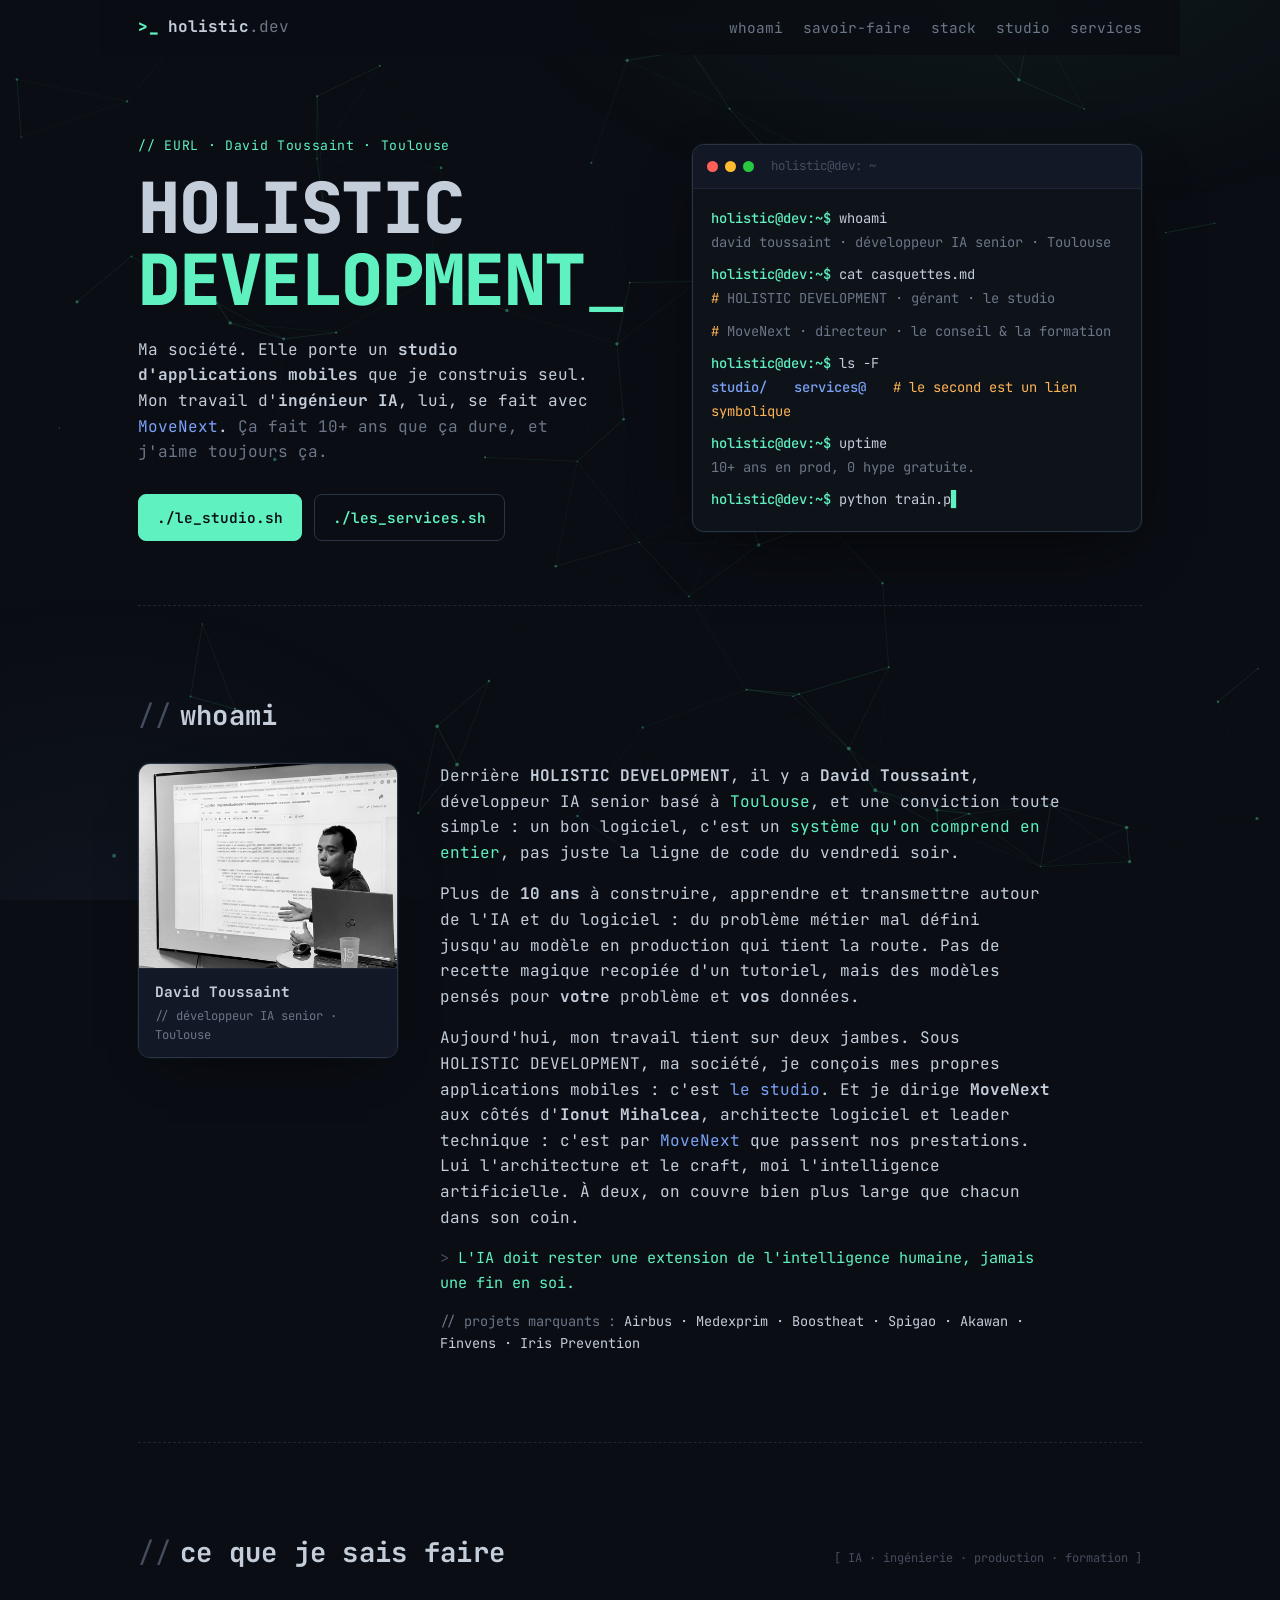
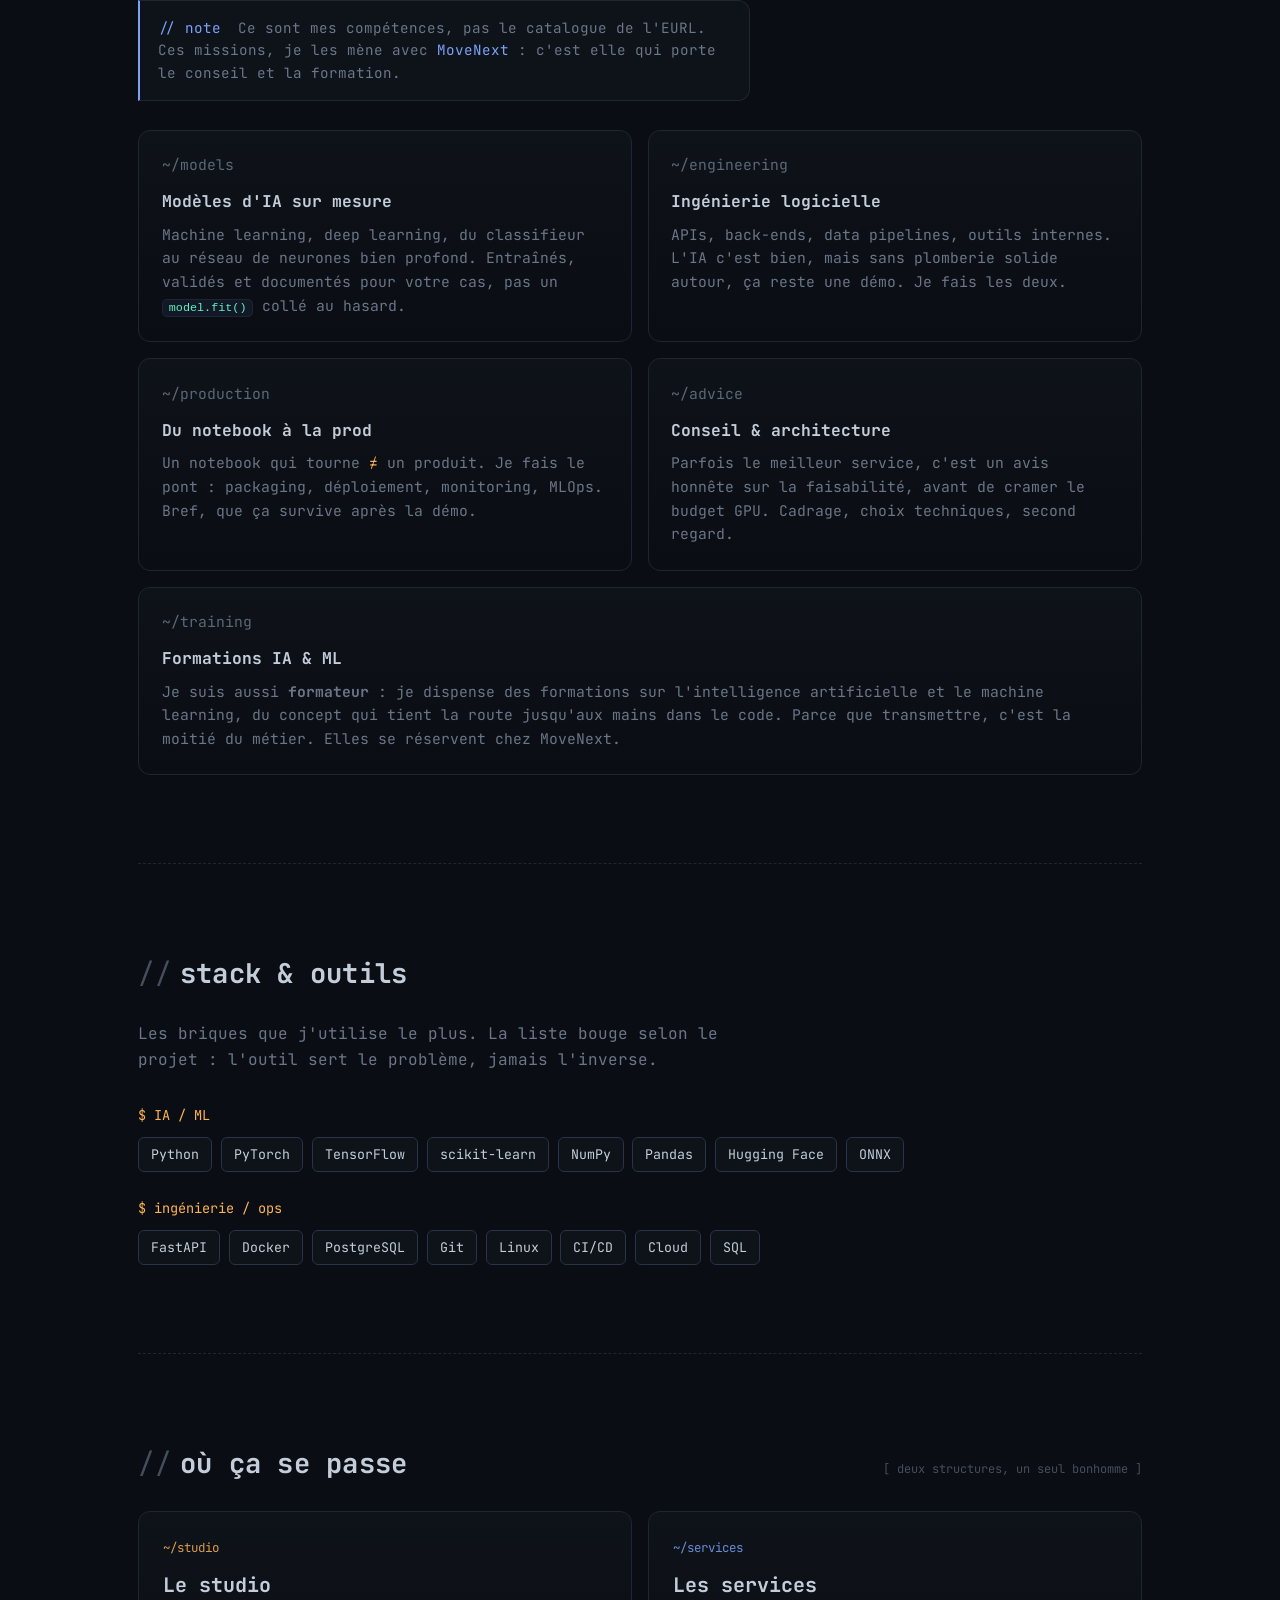
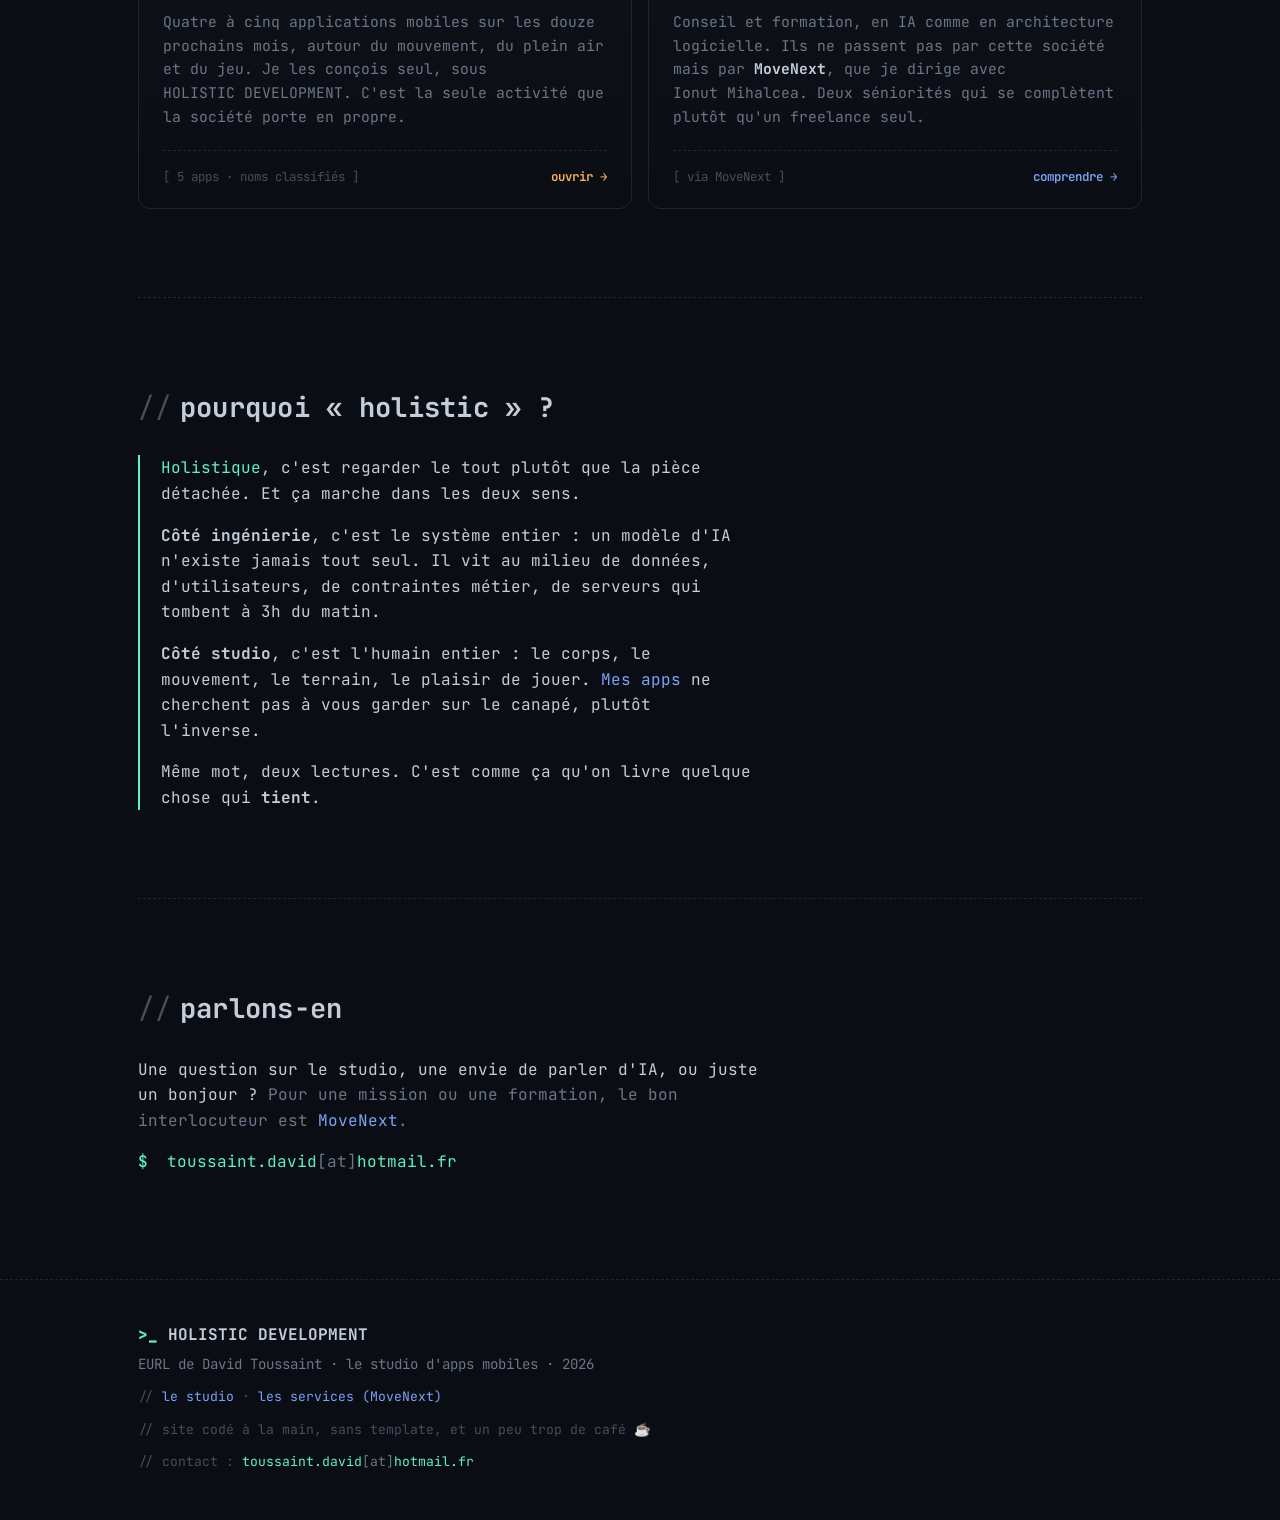
<file: index.html>
<!DOCTYPE html>
<html lang="fr">
<head>
  <meta charset="UTF-8" />
  <meta name="viewport" content="width=device-width, initial-scale=1.0" />
  <title>HOLISTIC DEVELOPMENT · David Toussaint, ingénieur IA &amp; studio d'apps mobiles</title>
  <meta name="description" content="HOLISTIC DEVELOPMENT, EURL de David Toussaint, développeur IA senior à Toulouse. La société porte un studio d'applications mobiles. Les prestations de conseil et de formation sont portées par MoveNext, avec Ionut Mihalcea." />
  <meta name="author" content="HOLISTIC DEVELOPMENT" />
  <meta name="theme-color" content="#0a0d13" />
  <link rel="canonical" href="https://toussd.github.io/" />

  <!-- Open Graph -->
  <meta property="og:type" content="website" />
  <meta property="og:title" content="HOLISTIC DEVELOPMENT · David Toussaint, ingénieur IA" />
  <meta property="og:description" content="10+ ans d'ingénierie IA, un studio d'applications mobiles, et les services portés par MoveNext." />
  <meta property="og:url" content="https://toussd.github.io/" />

  <link rel="icon" type="image/svg+xml" href="favicon.svg" />
  <link rel="preconnect" href="https://fonts.googleapis.com" />
  <link rel="preconnect" href="https://fonts.gstatic.com" crossorigin />
  <link href="https://fonts.googleapis.com/css2?family=JetBrains+Mono:ital,wght@0,300;0,400;0,500;0,600;0,700;0,800;1,400&display=swap" rel="stylesheet" />
  <link rel="stylesheet" href="style.css" />
</head>
<body data-page="hub">
  <canvas id="bg" aria-hidden="true"></canvas>

  <header class="nav">
    <a class="brand" href="./" aria-label="Accueil">
      <span class="brand-mark">&gt;_</span>
      <span class="brand-name">holistic<span class="dim">.dev</span></span>
    </a>
    <nav class="nav-links" aria-label="Navigation principale">
      <a href="#whoami">whoami</a>
      <a href="#savoir-faire">savoir-faire</a>
      <a href="#stack">stack</a>
      <a href="studio.html">studio</a>
      <a href="services.html">services</a>
    </nav>
  </header>

  <main id="top">

    <!-- ============ HERO ============ -->
    <section class="hero">
      <div class="hero-copy">
        <p class="kicker">// EURL · David Toussaint · Toulouse</p>
        <h1>
          HOLISTIC<br />
          <span class="accent">DEVELOPMENT</span><span class="caret">_</span>
        </h1>
        <p class="lede">
          Ma société. Elle porte un <strong>studio d'applications mobiles</strong> que je
          construis seul. Mon travail d'<strong>ingénieur IA</strong>, lui, se fait avec
          <a href="services.html">MoveNext</a>.
          <span class="dim">Ça fait 10+ ans que ça dure, et j'aime toujours ça.</span>
        </p>
        <div class="hero-actions">
          <a class="btn" href="studio.html">./le_studio.sh</a>
          <a class="btn ghost" href="services.html">./les_services.sh</a>
        </div>
      </div>

      <div class="terminal">
        <div class="term-bar">
          <span class="dot"></span><span class="dot"></span><span class="dot"></span>
          <span class="term-title">holistic@dev: ~</span>
        </div>
        <div class="term-body">
          <p><span class="prompt">holistic@dev:~$</span> whoami</p>
          <p class="out">david toussaint · développeur IA senior · Toulouse</p>
          <p><span class="prompt">holistic@dev:~$</span> cat casquettes.md</p>
          <p class="out"><span class="hash">#</span> HOLISTIC DEVELOPMENT · gérant · le studio</p>
          <p class="out"><span class="hash">#</span> MoveNext · directeur · le conseil &amp; la formation</p>
          <p><span class="prompt">holistic@dev:~$</span> ls -F</p>
          <p class="out dir-out">
            <a class="dir" href="studio.html">studio/</a>
            <a class="dir" href="services.html">services@</a>
            <span class="hash"># le second est un lien symbolique</span>
          </p>
          <p><span class="prompt">holistic@dev:~$</span> uptime</p>
          <p class="out">10+ ans en prod, 0 hype gratuite.</p>
          <p class="term-live"><span class="prompt">holistic@dev:~$</span> <span id="typed"
            data-commands='["python train.py --probleme votre_cas","cd studio/ &amp;&amp; ./build_something_fun.sh","git commit -m &apos;ça compile ET ça marche&apos;","make coffee &amp;&amp; think"]'></span><span class="cursor">▋</span></p>
        </div>
      </div>
    </section>

    <!-- ============ WHOAMI ============ -->
    <section id="whoami" class="section">
      <h2 class="section-title"><span class="c">//</span> whoami</h2>
      <div class="whoami-grid">

        <figure class="portrait">
          <img src="david.jpg"
               alt="David Toussaint présentant un notebook de machine learning"
               width="1000" height="790" loading="lazy" decoding="async" />
          <figcaption>
            <span class="portrait-name">David Toussaint</span>
            <span class="portrait-role">// développeur IA senior · Toulouse</span>
          </figcaption>
        </figure>

        <div class="prose">
          <p>
            Derrière <strong>HOLISTIC&nbsp;DEVELOPMENT</strong>, il y a
            <strong>David&nbsp;Toussaint</strong>, développeur IA senior basé à
            <span class="accent">Toulouse</span>, et une conviction toute simple :
            un bon logiciel, c'est un <em>système qu'on comprend en entier</em>,
            pas juste la ligne de code du vendredi soir.
          </p>
          <p>
            Plus de <strong>10&nbsp;ans</strong> à construire, apprendre et transmettre
            autour de l'IA et du logiciel : du problème métier mal défini jusqu'au modèle
            en production qui tient la route. Pas de recette magique recopiée d'un
            tutoriel, mais des modèles pensés pour <strong>votre</strong> problème et
            <strong>vos</strong> données.
          </p>
          <p>
            Aujourd'hui, mon travail tient sur deux jambes. Sous HOLISTIC&nbsp;DEVELOPMENT,
            ma société, je conçois mes propres applications mobiles : c'est
            <a href="studio.html">le studio</a>. Et je dirige
            <strong>MoveNext</strong> aux côtés d'<strong>Ionut&nbsp;Mihalcea</strong>,
            architecte logiciel et leader technique : c'est par
            <a href="services.html">MoveNext</a> que passent nos prestations. Lui
            l'architecture et le craft, moi l'intelligence artificielle. À deux, on couvre
            bien plus large que chacun dans son coin.
          </p>
          <p class="whoami-quote">L'IA doit rester une extension de l'intelligence humaine, jamais une fin en soi.</p>
          <p class="whoami-track"><span class="dim">// projets marquants :</span> Airbus · Medexprim · Boostheat · Spigao · Akawan · Finvens · Iris Prevention</p>
        </div>

      </div>
    </section>

    <!-- ============ SAVOIR-FAIRE ============ -->
    <section id="savoir-faire" class="section">
      <h2 class="section-title">
        <span class="c">//</span> ce que je sais faire
        <span class="title-tag">[ IA · ingénierie · production · formation ]</span>
      </h2>

      <p class="callout">
        <span class="callout-tag">// note</span>
        Ce sont mes compétences, pas le catalogue de l'EURL. Ces missions,
        je les mène avec <a href="services.html">MoveNext</a> : c'est elle qui
        porte le conseil et la formation.
      </p>

      <div class="cards">

        <article class="card">
          <p class="card-path">~/models</p>
          <h3>Modèles d'IA sur mesure</h3>
          <p>
            Machine learning, deep learning, du classifieur au réseau de neurones bien
            profond. Entraînés, validés et documentés pour votre cas, pas un
            <code>model.fit()</code> collé au hasard.
          </p>
        </article>

        <article class="card">
          <p class="card-path">~/engineering</p>
          <h3>Ingénierie logicielle</h3>
          <p>
            APIs, back-ends, data pipelines, outils internes. L'IA c'est bien, mais
            sans plomberie solide autour, ça reste une démo. Je fais les deux.
          </p>
        </article>

        <article class="card">
          <p class="card-path">~/production</p>
          <h3>Du notebook à la prod</h3>
          <p>
            Un notebook qui tourne <span class="ne">&ne;</span> un produit. Je fais le pont :
            packaging, déploiement, monitoring, MLOps. Bref, que ça survive après la démo.
          </p>
        </article>

        <article class="card">
          <p class="card-path">~/advice</p>
          <h3>Conseil &amp; architecture</h3>
          <p>
            Parfois le meilleur service, c'est un avis honnête sur la faisabilité,
            <span class="dim">avant</span> de cramer le budget GPU. Cadrage, choix techniques,
            second regard.
          </p>
        </article>

        <article class="card card-wide">
          <p class="card-path">~/training</p>
          <h3>Formations IA &amp; ML</h3>
          <p>
            Je suis aussi <strong>formateur</strong> : je dispense des formations sur
            l'intelligence artificielle et le machine learning, du concept qui tient la
            route jusqu'aux mains dans le code. Parce que transmettre, c'est la moitié
            du métier. <span class="dim">Elles se réservent chez MoveNext.</span>
          </p>
        </article>

      </div>
    </section>

    <!-- ============ STACK ============ -->
    <section id="stack" class="section">
      <h2 class="section-title"><span class="c">//</span> stack &amp; outils</h2>
      <p class="prose slim">Les briques que j'utilise le plus. La liste bouge selon le projet : l'outil sert le problème, jamais l'inverse.</p>

      <div class="stack-group">
        <p class="stack-label">$ IA / ML</p>
        <ul class="tags">
          <li>Python</li><li>PyTorch</li><li>TensorFlow</li><li>scikit-learn</li>
          <li>NumPy</li><li>Pandas</li><li>Hugging&nbsp;Face</li><li>ONNX</li>
        </ul>
      </div>

      <div class="stack-group">
        <p class="stack-label">$ ingénierie / ops</p>
        <ul class="tags">
          <li>FastAPI</li><li>Docker</li><li>PostgreSQL</li><li>Git</li>
          <li>Linux</li><li>CI/CD</li><li>Cloud</li><li>SQL</li>
        </ul>
      </div>
    </section>

    <!-- ============ OÙ ÇA SE PASSE ============ -->
    <section id="activites" class="section">
      <h2 class="section-title">
        <span class="c">//</span> où ça se passe
        <span class="title-tag">[ deux structures, un seul bonhomme ]</span>
      </h2>

      <div class="gates">

        <a class="gate gate-studio" href="studio.html">
          <p class="gate-path">~/studio</p>
          <h3>Le studio</h3>
          <p class="gate-desc">
            Quatre à cinq applications mobiles sur les douze prochains mois, autour du
            mouvement, du plein air et du jeu. Je les conçois seul, sous
            HOLISTIC&nbsp;DEVELOPMENT. C'est la seule activité que la société porte
            en propre.
          </p>
          <p class="gate-foot">
            <span class="gate-tag">[ 5 apps · noms classifiés ]</span>
            <span class="gate-go">ouvrir <span class="arrow">→</span></span>
          </p>
        </a>

        <a class="gate gate-partner" href="services.html">
          <p class="gate-path">~/services</p>
          <h3>Les services</h3>
          <p class="gate-desc">
            Conseil et formation, en IA comme en architecture logicielle. Ils ne passent
            pas par cette société mais par <strong>MoveNext</strong>, que je dirige avec
            Ionut&nbsp;Mihalcea. Deux séniorités qui se complètent plutôt qu'un
            freelance seul.
          </p>
          <p class="gate-foot">
            <span class="gate-tag">[ via MoveNext ]</span>
            <span class="gate-go">comprendre <span class="arrow">→</span></span>
          </p>
        </a>

      </div>
    </section>

    <!-- ============ POURQUOI ============ -->
    <section id="pourquoi" class="section">
      <h2 class="section-title"><span class="c">//</span> pourquoi « holistic » ?</h2>
      <div class="prose">
        <blockquote>
          <p>
            <span class="accent">Holistique</span>, c'est regarder le tout plutôt que la pièce
            détachée. Et ça marche dans les deux sens.
          </p>
          <p>
            <strong>Côté ingénierie</strong>, c'est le système entier : un modèle d'IA n'existe
            jamais tout seul. Il vit au milieu de données, d'utilisateurs, de contraintes métier,
            de serveurs qui tombent à 3h du matin.
          </p>
          <p>
            <strong>Côté studio</strong>, c'est l'humain entier : le corps, le mouvement, le
            terrain, le plaisir de jouer. <a href="studio.html">Mes apps</a> ne cherchent pas à
            vous garder sur le canapé, plutôt l'inverse.
          </p>
          <p>
            Même mot, deux lectures. C'est comme ça qu'on livre quelque chose qui
            <strong>tient</strong>.
          </p>
        </blockquote>
      </div>
    </section>

    <!-- ============ CONTACT ============ -->
    <section id="contact" class="section">
      <h2 class="section-title"><span class="c">//</span> parlons-en</h2>
      <div class="prose">
        <p>
          Une question sur le studio, une envie de parler d'IA, ou juste un bonjour ?
          <span class="dim">Pour une mission ou une formation, le bon interlocuteur est
          <a href="services.html">MoveNext</a>.</span>
        </p>
        <p class="contact-line">
          <span class="prompt">$</span>
          <a class="mail" data-user="toussaint.david" data-domain="hotmail.fr">toussaint.david<span class="at">[at]</span>hotmail.fr</a>
        </p>
      </div>
    </section>

  </main>

  <footer class="footer">
    <div class="footer-inner">
      <p class="foot-brand"><span class="brand-mark">&gt;_</span> HOLISTIC DEVELOPMENT</p>
      <p class="dim">EURL de David Toussaint · le studio d'apps mobiles · <span id="year">2026</span></p>
      <p class="foot-note">// <a href="studio.html">le studio</a> · <a href="services.html">les services (MoveNext)</a></p>
      <p class="foot-note">// site codé à la main, sans template, et un peu trop de café ☕</p>
      <p class="foot-note">// contact : <a class="mail" data-user="toussaint.david" data-domain="hotmail.fr">toussaint.david<span class="at">[at]</span>hotmail.fr</a></p>
    </div>
  </footer>

  <script src="script.js" defer></script>
</body>
</html>
</file>
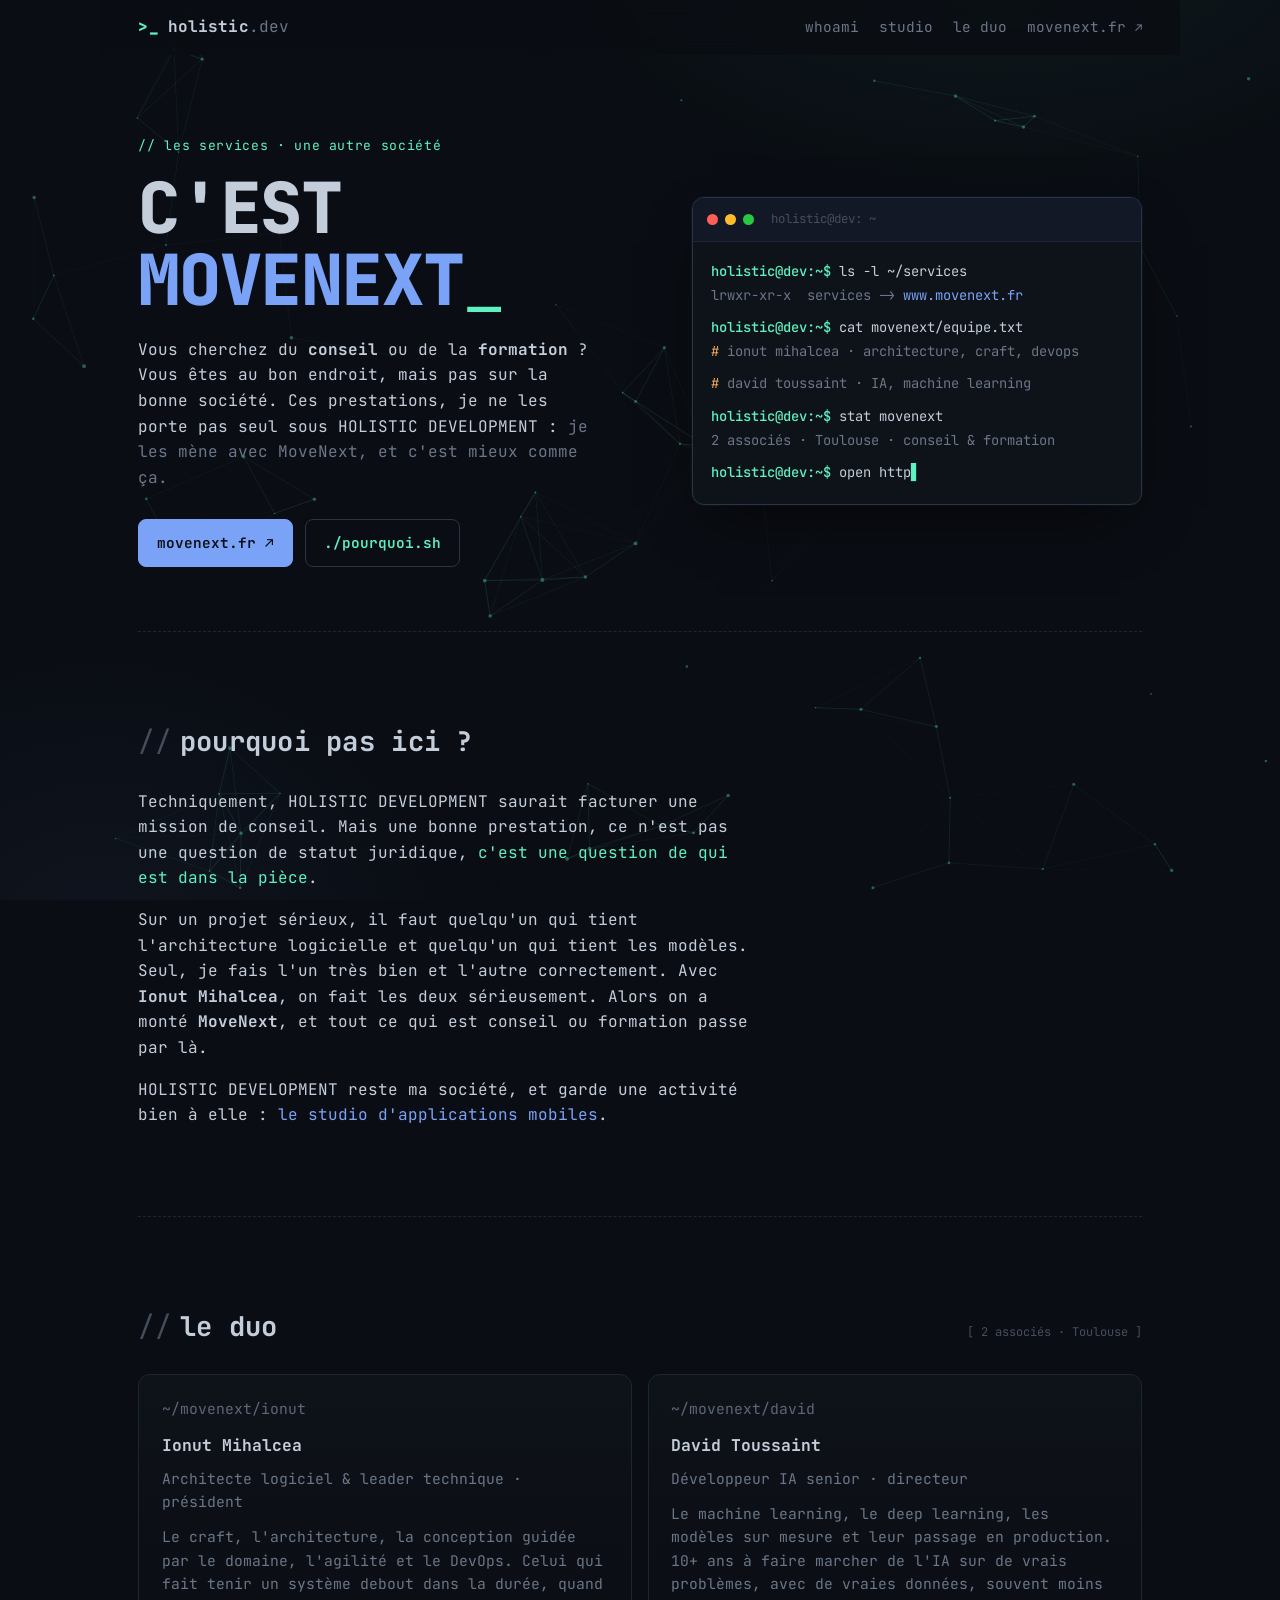
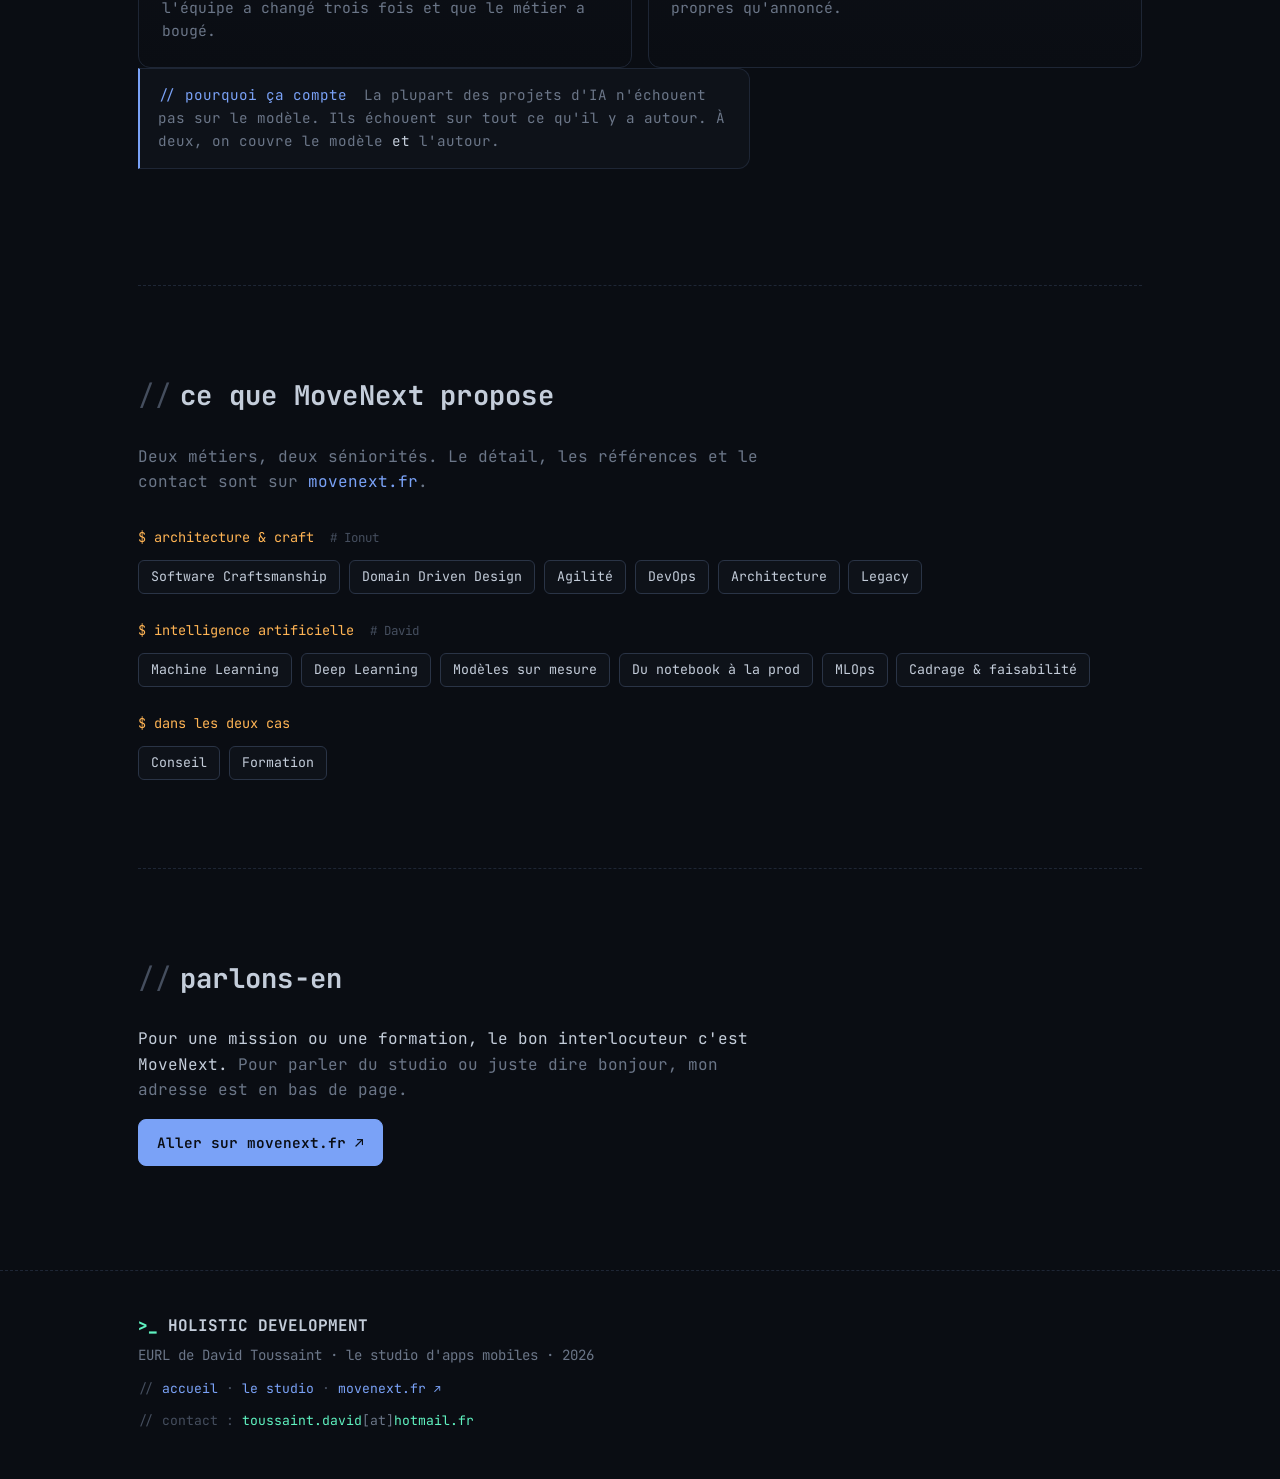
<file: services.html>
<!DOCTYPE html>
<html lang="fr">
<head>
  <meta charset="UTF-8" />
  <meta name="viewport" content="width=device-width, initial-scale=1.0" />
  <title>Les services · portés par MoveNext · HOLISTIC DEVELOPMENT</title>
  <meta name="description" content="Les prestations de conseil et de formation ne sont pas portées par HOLISTIC DEVELOPMENT mais par MoveNext, la société de David Toussaint (IA, machine learning) et Ionut Mihalcea (architecture logicielle, craft, DevOps), à Toulouse." />
  <meta name="author" content="HOLISTIC DEVELOPMENT" />
  <meta name="theme-color" content="#0a0d13" />
  <link rel="canonical" href="https://toussd.github.io/services.html" />

  <!-- Open Graph -->
  <meta property="og:type" content="website" />
  <meta property="og:title" content="Les services · portés par MoveNext" />
  <meta property="og:description" content="Conseil et formation en IA et en architecture logicielle, par MoveNext : David Toussaint et Ionut Mihalcea." />
  <meta property="og:url" content="https://toussd.github.io/services.html" />

  <link rel="icon" type="image/svg+xml" href="favicon.svg" />
  <link rel="preconnect" href="https://fonts.googleapis.com" />
  <link rel="preconnect" href="https://fonts.gstatic.com" crossorigin />
  <link href="https://fonts.googleapis.com/css2?family=JetBrains+Mono:ital,wght@0,300;0,400;0,500;0,600;0,700;0,800;1,400&display=swap" rel="stylesheet" />
  <link rel="stylesheet" href="style.css" />
</head>
<body data-page="services">
  <canvas id="bg" aria-hidden="true"></canvas>

  <header class="nav">
    <a class="brand" href="./" aria-label="Accueil">
      <span class="brand-mark">&gt;_</span>
      <span class="brand-name">holistic<span class="dim">.dev</span></span>
    </a>
    <nav class="nav-links" aria-label="Navigation principale">
      <a href="./#whoami">whoami</a>
      <a href="studio.html">studio</a>
      <a href="#le-duo">le duo</a>
      <a class="ext" href="https://www.movenext.fr/" target="_blank" rel="noopener noreferrer">movenext.fr <span class="arrow">↗</span></a>
    </nav>
  </header>

  <main id="top">

    <!-- ============ HERO ============ -->
    <section class="hero">
      <div class="hero-copy">
        <p class="kicker">// les services · une autre société</p>
        <h1>
          C'EST<br />
          <span class="partner">MOVENEXT</span><span class="caret">_</span>
        </h1>
        <p class="lede">
          Vous cherchez du <strong>conseil</strong> ou de la <strong>formation</strong> ?
          Vous êtes au bon endroit, mais pas sur la bonne société. Ces prestations, je ne
          les porte pas seul sous HOLISTIC&nbsp;DEVELOPMENT :
          <span class="dim">je les mène avec MoveNext, et c'est mieux comme ça.</span>
        </p>
        <div class="hero-actions">
          <a class="btn partner" href="https://www.movenext.fr/" target="_blank" rel="noopener noreferrer">
            movenext.fr <span class="arrow">↗</span>
          </a>
          <a class="btn ghost" href="#pourquoi-ailleurs">./pourquoi.sh</a>
        </div>
      </div>

      <div class="terminal">
        <div class="term-bar">
          <span class="dot"></span><span class="dot"></span><span class="dot"></span>
          <span class="term-title">holistic@dev: ~</span>
        </div>
        <div class="term-body">
          <p><span class="prompt">holistic@dev:~$</span> ls -l ~/services</p>
          <p class="out">lrwxr-xr-x  services <span class="arrow">-&gt;</span> <a class="ext" href="https://www.movenext.fr/" target="_blank" rel="noopener noreferrer">www.movenext.fr</a></p>
          <p><span class="prompt">holistic@dev:~$</span> cat movenext/equipe.txt</p>
          <p class="out"><span class="hash">#</span> ionut mihalcea · architecture, craft, devops</p>
          <p class="out"><span class="hash">#</span> david toussaint · IA, machine learning</p>
          <p><span class="prompt">holistic@dev:~$</span> stat movenext</p>
          <p class="out">2 associés · Toulouse · conseil &amp; formation</p>
          <p class="term-live"><span class="prompt">holistic@dev:~$</span> <span id="typed"
            data-commands='["open https://www.movenext.fr","cat pourquoi_a_deux.md","git blame architecture.md # ionut","python train.py --probleme votre_cas # david"]'></span><span class="cursor">▋</span></p>
        </div>
      </div>
    </section>

    <!-- ============ POURQUOI AILLEURS ============ -->
    <section id="pourquoi-ailleurs" class="section">
      <h2 class="section-title"><span class="c">//</span> pourquoi pas ici ?</h2>
      <div class="prose">
        <p>
          Techniquement, HOLISTIC&nbsp;DEVELOPMENT saurait facturer une mission de conseil.
          Mais une bonne prestation, ce n'est pas une question de statut juridique,
          <em>c'est une question de qui est dans la pièce</em>.
        </p>
        <p>
          Sur un projet sérieux, il faut quelqu'un qui tient l'architecture logicielle et
          quelqu'un qui tient les modèles. Seul, je fais l'un très bien et l'autre
          correctement. Avec <strong>Ionut&nbsp;Mihalcea</strong>, on fait les deux
          sérieusement. Alors on a monté <strong>MoveNext</strong>, et tout ce qui est
          conseil ou formation passe par là.
        </p>
        <p>
          HOLISTIC&nbsp;DEVELOPMENT reste ma société, et garde une activité bien à elle :
          <a href="studio.html">le studio d'applications mobiles</a>.
        </p>
      </div>
    </section>

    <!-- ============ LE DUO ============ -->
    <section id="le-duo" class="section">
      <h2 class="section-title">
        <span class="c">//</span> le duo
        <span class="title-tag">[ 2 associés · Toulouse ]</span>
      </h2>
      <div class="cards">

        <article class="card">
          <p class="card-path">~/movenext/ionut</p>
          <h3>Ionut Mihalcea</h3>
          <p class="card-role">Architecte logiciel &amp; leader technique · président</p>
          <p>
            Le craft, l'architecture, la conception guidée par le domaine, l'agilité et le
            DevOps. Celui qui fait tenir un système debout dans la durée, quand l'équipe a
            changé trois fois et que le métier a bougé.
          </p>
        </article>

        <article class="card">
          <p class="card-path">~/movenext/david</p>
          <h3>David Toussaint</h3>
          <p class="card-role">Développeur IA senior · directeur</p>
          <p>
            Le machine learning, le deep learning, les modèles sur mesure et leur passage
            en production. 10+ ans à faire marcher de l'IA sur de vrais problèmes,
            avec de vraies données, souvent moins propres qu'annoncé.
          </p>
        </article>

      </div>

      <p class="callout">
        <span class="callout-tag">// pourquoi ça compte</span>
        La plupart des projets d'IA n'échouent pas sur le modèle. Ils échouent sur tout
        ce qu'il y a autour. À deux, on couvre le modèle <em>et</em> l'autour.
      </p>
    </section>

    <!-- ============ CE QU'ON FAIT ============ -->
    <section id="prestations" class="section">
      <h2 class="section-title"><span class="c">//</span> ce que MoveNext propose</h2>
      <p class="prose slim">
        Deux métiers, deux séniorités. Le détail, les références et le contact sont sur
        <a class="ext" href="https://www.movenext.fr/" target="_blank" rel="noopener noreferrer">movenext.fr</a>.
      </p>

      <div class="stack-group">
        <p class="stack-label">$ architecture &amp; craft <span class="stack-note"># Ionut</span></p>
        <ul class="tags">
          <li>Software&nbsp;Craftsmanship</li><li>Domain&nbsp;Driven&nbsp;Design</li>
          <li>Agilité</li><li>DevOps</li><li>Architecture</li><li>Legacy</li>
        </ul>
      </div>

      <div class="stack-group">
        <p class="stack-label">$ intelligence artificielle <span class="stack-note"># David</span></p>
        <ul class="tags">
          <li>Machine&nbsp;Learning</li><li>Deep&nbsp;Learning</li><li>Modèles&nbsp;sur&nbsp;mesure</li>
          <li>Du&nbsp;notebook&nbsp;à&nbsp;la&nbsp;prod</li><li>MLOps</li><li>Cadrage&nbsp;&amp;&nbsp;faisabilité</li>
        </ul>
      </div>

      <div class="stack-group">
        <p class="stack-label">$ dans les deux cas</p>
        <ul class="tags">
          <li>Conseil</li><li>Formation</li>
        </ul>
      </div>
    </section>

    <!-- ============ CTA ============ -->
    <section id="contact" class="section">
      <h2 class="section-title"><span class="c">//</span> parlons-en</h2>
      <div class="prose">
        <p>
          Pour une mission ou une formation, le bon interlocuteur c'est MoveNext.
          <span class="dim">Pour parler du studio ou juste dire bonjour, mon adresse est
          en bas de page.</span>
        </p>
        <p class="contact-line">
          <a class="btn partner" href="https://www.movenext.fr/" target="_blank" rel="noopener noreferrer">
            Aller sur movenext.fr <span class="arrow">↗</span>
          </a>
        </p>
      </div>
    </section>

  </main>

  <footer class="footer">
    <div class="footer-inner">
      <p class="foot-brand"><span class="brand-mark">&gt;_</span> HOLISTIC DEVELOPMENT</p>
      <p class="dim">EURL de David Toussaint · le studio d'apps mobiles · <span id="year">2026</span></p>
      <p class="foot-note">// <a href="./">accueil</a> · <a href="studio.html">le studio</a> · <a class="ext" href="https://www.movenext.fr/" target="_blank" rel="noopener noreferrer">movenext.fr <span class="arrow">↗</span></a></p>
      <p class="foot-note">// contact : <a class="mail" data-user="toussaint.david" data-domain="hotmail.fr">toussaint.david<span class="at">[at]</span>hotmail.fr</a></p>
    </div>
  </footer>

  <script src="script.js" defer></script>
</body>
</html>
</file>
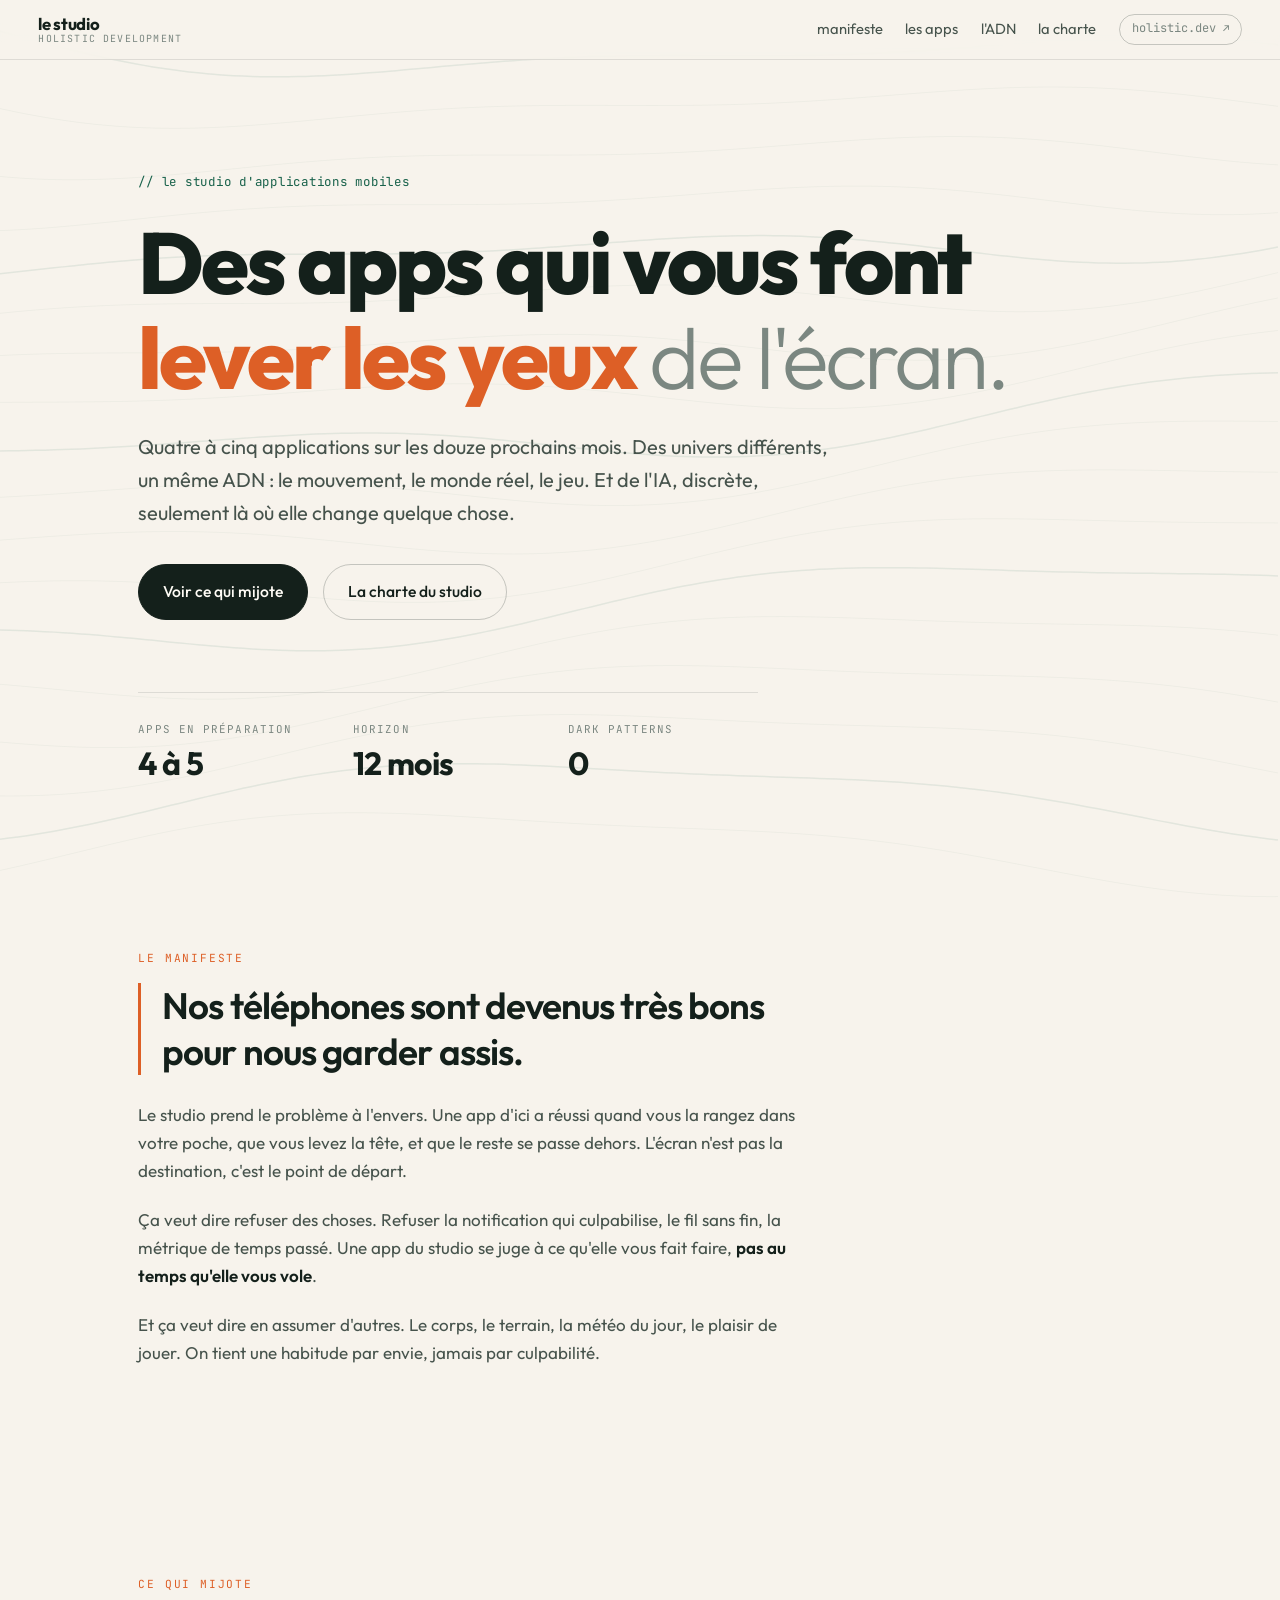
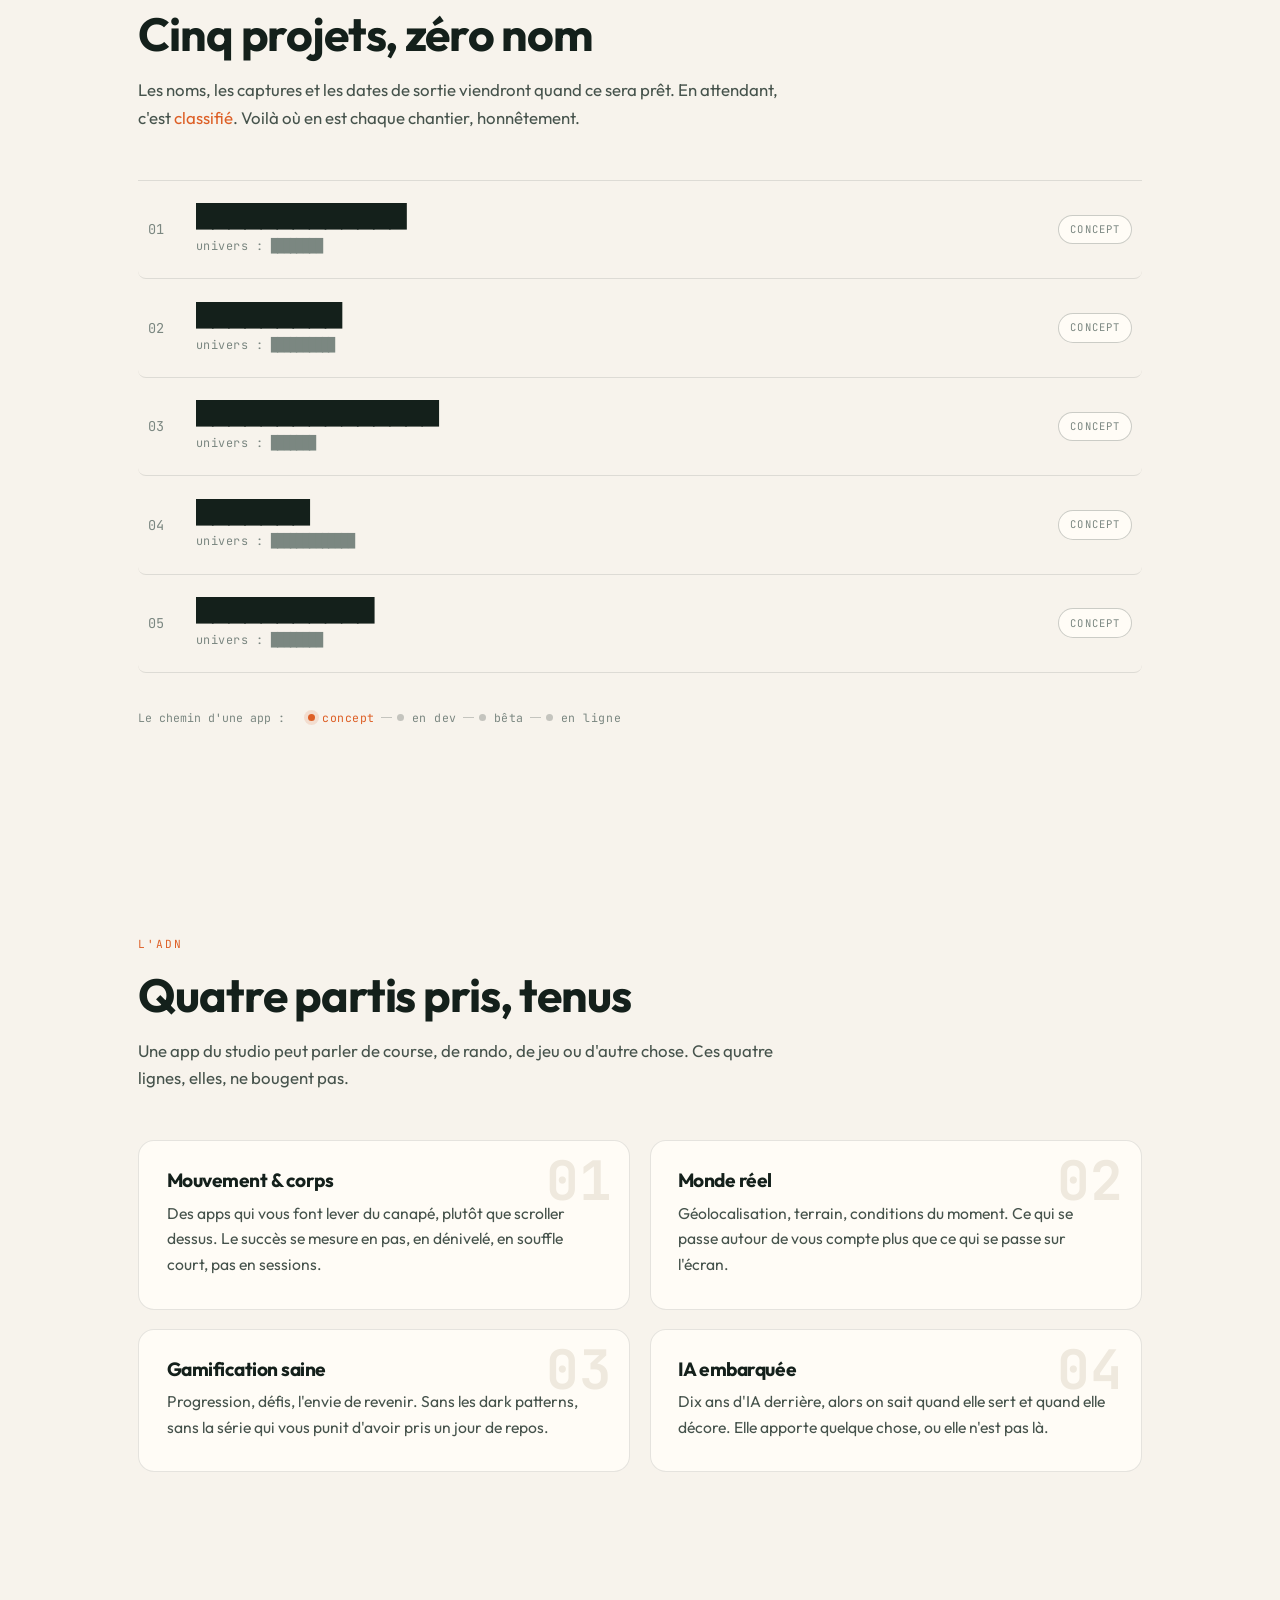
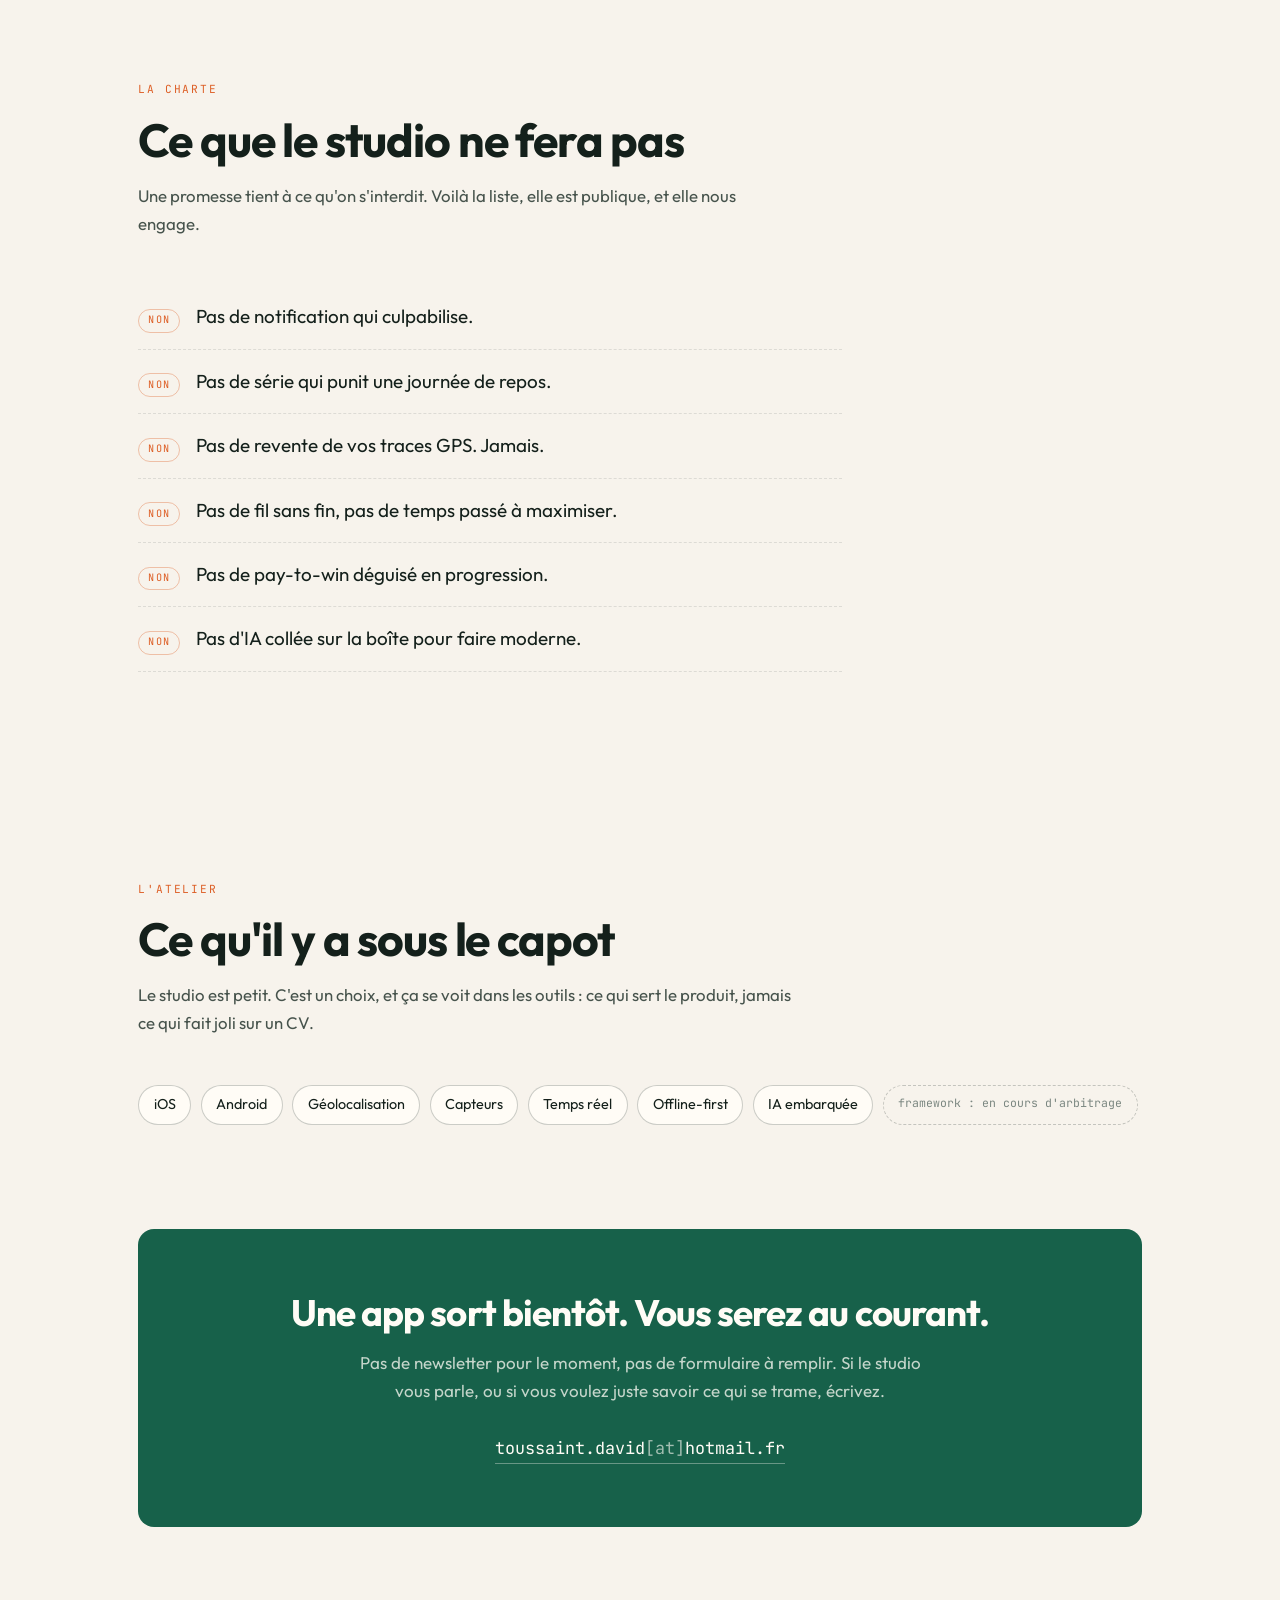
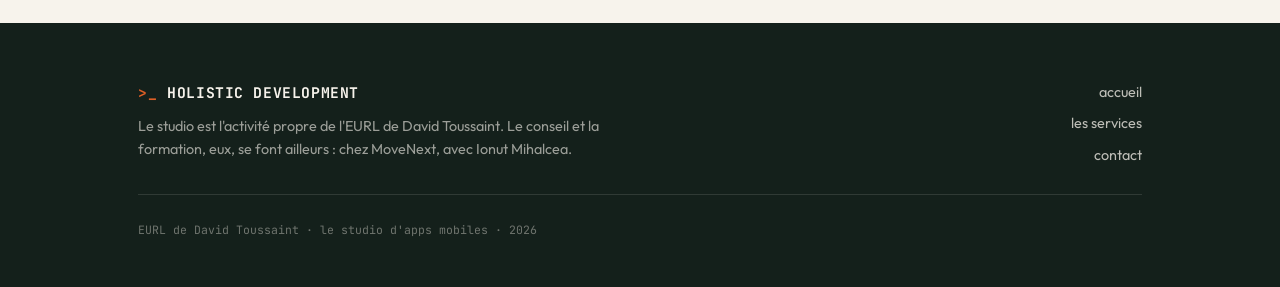
<file: studio.html>
<!DOCTYPE html>
<html lang="fr">
<head>
  <meta charset="UTF-8" />
  <meta name="viewport" content="width=device-width, initial-scale=1.0" />
  <title>Le studio · Applications mobiles qui font bouger · HOLISTIC DEVELOPMENT</title>
  <meta name="description" content="Le studio d'applications mobiles d'HOLISTIC DEVELOPMENT : quatre à cinq apps sur douze mois, autour du mouvement, du plein air et du jeu. Sans dark patterns, sans revente de données, avec de l'IA seulement là où elle sert." />
  <meta name="author" content="HOLISTIC DEVELOPMENT" />
  <meta name="theme-color" content="#f6f2ea" />
  <link rel="canonical" href="https://toussd.github.io/studio.html" />

  <!-- Open Graph -->
  <meta property="og:type" content="website" />
  <meta property="og:title" content="Le studio · HOLISTIC DEVELOPMENT" />
  <meta property="og:description" content="Des applications mobiles qui vous font lever du canapé. Mouvement, monde réel, jeu. 4 à 5 apps sur 12 mois." />
  <meta property="og:url" content="https://toussd.github.io/studio.html" />

  <link rel="icon" type="image/svg+xml" href="favicon.svg" />
  <link rel="preconnect" href="https://fonts.googleapis.com" />
  <link rel="preconnect" href="https://fonts.gstatic.com" crossorigin />
  <link href="https://fonts.googleapis.com/css2?family=Outfit:wght@300;400;500;600;700;800&family=JetBrains+Mono:wght@400;500;700&display=swap" rel="stylesheet" />
  <link rel="stylesheet" href="studio.css" />
  <script>
    /* pose le drapeau avant le premier rendu : sans JS, rien n'est masqué */
    if ("IntersectionObserver" in window) document.documentElement.classList.add("has-js");
  </script>
</head>
<body data-page="studio">
  <canvas id="topo" aria-hidden="true"></canvas>

  <header class="s-nav">
    <a class="s-brand" href="studio.html">
      <span class="s-brand-name">le studio</span>
      <span class="s-brand-parent">holistic development</span>
    </a>
    <nav class="s-nav-links" aria-label="Navigation du studio">
      <a href="#manifeste">manifeste</a>
      <a href="#apps">les apps</a>
      <a href="#adn">l'ADN</a>
      <a href="#charte">la charte</a>
      <a class="s-nav-out" href="./">holistic.dev <span class="arrow">↗</span></a>
    </nav>
  </header>

  <main id="top">

    <!-- ============ HERO ============ -->
    <section class="s-hero">
      <p class="s-kicker">// le studio d'applications mobiles</p>
      <h1 class="s-title">
        Des apps qui vous font<br />
        <span class="warm">lever les yeux</span>
        <span class="s-title-sub">de l'écran.</span>
      </h1>
      <p class="s-lede">
        Quatre à cinq applications sur les douze prochains mois. Des univers différents,
        un même ADN : le mouvement, le monde réel, le jeu. Et de l'IA, discrète,
        seulement là où elle change quelque chose.
      </p>
      <div class="s-actions">
        <a class="s-btn" href="#apps">Voir ce qui mijote</a>
        <a class="s-btn ghost" href="#charte">La charte du studio</a>
      </div>

      <dl class="s-facts">
        <div class="s-fact">
          <dt>Apps en préparation</dt>
          <dd>4 à 5</dd>
        </div>
        <div class="s-fact">
          <dt>Horizon</dt>
          <dd>12 mois</dd>
        </div>
        <div class="s-fact">
          <dt>Dark patterns</dt>
          <dd>0</dd>
        </div>
      </dl>
    </section>

    <!-- ============ MANIFESTE ============ -->
    <section id="manifeste" class="s-section">
      <p class="s-eyebrow" data-reveal>Le manifeste</p>
      <div class="s-manifesto" data-reveal>
        <p class="s-big">
          Nos téléphones sont devenus très bons pour nous garder assis.
        </p>
        <p>
          Le studio prend le problème à l'envers. Une app d'ici a réussi quand vous la
          rangez dans votre poche, que vous levez la tête, et que le reste se passe
          dehors. L'écran n'est pas la destination, c'est le point de départ.
        </p>
        <p>
          Ça veut dire refuser des choses. Refuser la notification qui culpabilise,
          le fil sans fin, la métrique de temps passé. Une app du studio se juge à ce
          qu'elle vous fait faire, <strong>pas au temps qu'elle vous vole</strong>.
        </p>
        <p>
          Et ça veut dire en assumer d'autres. Le corps, le terrain, la météo du jour,
          le plaisir de jouer. On tient une habitude par envie, jamais par culpabilité.
        </p>
      </div>
    </section>

    <!-- ============ LES APPS ============ -->
    <section id="apps" class="s-section">
      <div class="s-head" data-reveal>
        <p class="s-eyebrow">Ce qui mijote</p>
        <h2>Cinq projets, zéro nom</h2>
        <p class="s-intro">
          Les noms, les captures et les dates de sortie viendront quand ce sera prêt.
          En attendant, c'est <span class="warm">classifié</span>. Voilà où en est chaque
          chantier, honnêtement.
        </p>
      </div>

      <ol class="s-apps">
        <li class="s-app" data-reveal>
          <span class="s-app-idx">01</span>
          <span class="s-app-body">
            <span class="s-app-name" role="img" aria-label="Nom confidentiel">█████████████</span>
            <span class="s-app-field">univers : <span class="s-redact" role="img" aria-label="Univers confidentiel">████████</span></span>
          </span>
          <span class="s-badge is-concept">concept</span>
        </li>
        <li class="s-app" data-reveal>
          <span class="s-app-idx">02</span>
          <span class="s-app-body">
            <span class="s-app-name" role="img" aria-label="Nom confidentiel">█████████</span>
            <span class="s-app-field">univers : <span class="s-redact" role="img" aria-label="Univers confidentiel">██████████</span></span>
          </span>
          <span class="s-badge is-concept">concept</span>
        </li>
        <li class="s-app" data-reveal>
          <span class="s-app-idx">03</span>
          <span class="s-app-body">
            <span class="s-app-name" role="img" aria-label="Nom confidentiel">███████████████</span>
            <span class="s-app-field">univers : <span class="s-redact" role="img" aria-label="Univers confidentiel">███████</span></span>
          </span>
          <span class="s-badge is-concept">concept</span>
        </li>
        <li class="s-app" data-reveal>
          <span class="s-app-idx">04</span>
          <span class="s-app-body">
            <span class="s-app-name" role="img" aria-label="Nom confidentiel">███████</span>
            <span class="s-app-field">univers : <span class="s-redact" role="img" aria-label="Univers confidentiel">█████████████</span></span>
          </span>
          <span class="s-badge is-concept">concept</span>
        </li>
        <li class="s-app" data-reveal>
          <span class="s-app-idx">05</span>
          <span class="s-app-body">
            <span class="s-app-name" role="img" aria-label="Nom confidentiel">███████████</span>
            <span class="s-app-field">univers : <span class="s-redact" role="img" aria-label="Univers confidentiel">████████</span></span>
          </span>
          <span class="s-badge is-concept">concept</span>
        </li>
      </ol>

      <div class="s-pipeline" data-reveal>
        <p class="s-pipeline-label">Le chemin d'une app :</p>
        <ol class="s-steps">
          <li class="s-step is-current"><span class="s-dot"></span>concept</li>
          <li class="s-step"><span class="s-dot"></span>en dev</li>
          <li class="s-step"><span class="s-dot"></span>bêta</li>
          <li class="s-step"><span class="s-dot"></span>en ligne</li>
        </ol>
      </div>
    </section>

    <!-- ============ ADN ============ -->
    <section id="adn" class="s-section">
      <div class="s-head" data-reveal>
        <p class="s-eyebrow">L'ADN</p>
        <h2>Quatre partis pris, tenus</h2>
        <p class="s-intro">
          Une app du studio peut parler de course, de rando, de jeu ou d'autre chose.
          Ces quatre lignes, elles, ne bougent pas.
        </p>
      </div>

      <div class="s-dna">
        <article class="s-pillar" data-reveal>
          <p class="s-pillar-num">01</p>
          <h3>Mouvement &amp; corps</h3>
          <p>
            Des apps qui vous font lever du canapé, plutôt que scroller dessus.
            Le succès se mesure en pas, en dénivelé, en souffle court, pas en sessions.
          </p>
        </article>
        <article class="s-pillar" data-reveal>
          <p class="s-pillar-num">02</p>
          <h3>Monde réel</h3>
          <p>
            Géolocalisation, terrain, conditions du moment. Ce qui se passe autour de
            vous compte plus que ce qui se passe sur l'écran.
          </p>
        </article>
        <article class="s-pillar" data-reveal>
          <p class="s-pillar-num">03</p>
          <h3>Gamification saine</h3>
          <p>
            Progression, défis, l'envie de revenir. Sans les dark patterns, sans la
            série qui vous punit d'avoir pris un jour de repos.
          </p>
        </article>
        <article class="s-pillar" data-reveal>
          <p class="s-pillar-num">04</p>
          <h3>IA embarquée</h3>
          <p>
            Dix ans d'IA derrière, alors on sait quand elle sert et quand elle décore.
            Elle apporte quelque chose, ou elle n'est pas là.
          </p>
        </article>
      </div>
    </section>

    <!-- ============ CHARTE ============ -->
    <section id="charte" class="s-section">
      <div class="s-head" data-reveal>
        <p class="s-eyebrow">La charte</p>
        <h2>Ce que le studio ne fera pas</h2>
        <p class="s-intro">
          Une promesse tient à ce qu'on s'interdit. Voilà la liste, elle est publique,
          et elle nous engage.
        </p>
      </div>

      <ul class="s-nope">
        <li data-reveal><span class="s-no">non</span> Pas de notification qui culpabilise.</li>
        <li data-reveal><span class="s-no">non</span> Pas de série qui punit une journée de repos.</li>
        <li data-reveal><span class="s-no">non</span> Pas de revente de vos traces GPS. Jamais.</li>
        <li data-reveal><span class="s-no">non</span> Pas de fil sans fin, pas de temps passé à maximiser.</li>
        <li data-reveal><span class="s-no">non</span> Pas de pay-to-win déguisé en progression.</li>
        <li data-reveal><span class="s-no">non</span> Pas d'IA collée sur la boîte pour faire moderne.</li>
      </ul>
    </section>

    <!-- ============ ARTISANAT ============ -->
    <section id="artisanat" class="s-section">
      <div class="s-head" data-reveal>
        <p class="s-eyebrow">L'atelier</p>
        <h2>Ce qu'il y a sous le capot</h2>
        <p class="s-intro">
          Le studio est petit. C'est un choix, et ça se voit dans les outils :
          ce qui sert le produit, jamais ce qui fait joli sur un CV.
        </p>
      </div>
      <ul class="s-tags" data-reveal>
        <li>iOS</li><li>Android</li><li>Géolocalisation</li><li>Capteurs</li>
        <li>Temps&nbsp;réel</li><li>Offline-first</li><li>IA&nbsp;embarquée</li>
        <li class="is-note">framework : en cours d'arbitrage</li>
      </ul>
    </section>

    <!-- ============ SUITE ============ -->
    <section class="s-cta">
      <div class="s-cta-inner" data-reveal>
        <h2>Une app sort bientôt. Vous serez au courant.</h2>
        <p>
          Pas de newsletter pour le moment, pas de formulaire à remplir. Si le studio vous
          parle, ou si vous voulez juste savoir ce qui se trame, écrivez.
        </p>
        <p class="s-cta-mail">
          <a class="mail" data-user="toussaint.david" data-domain="hotmail.fr">toussaint.david<span class="at">[at]</span>hotmail.fr</a>
        </p>
      </div>
    </section>

  </main>

  <footer class="s-footer">
    <div class="s-footer-inner">
      <div class="s-footer-brand">
        <p class="s-footer-title"><span class="s-mark">&gt;_</span> HOLISTIC DEVELOPMENT</p>
        <p class="s-footer-note">
          Le studio est l'activité propre de l'EURL de David Toussaint. Le conseil et la
          formation, eux, se font ailleurs : chez MoveNext, avec Ionut Mihalcea.
        </p>
      </div>
      <nav class="s-footer-links" aria-label="Pied de page">
        <a href="./">accueil</a>
        <a href="services.html">les services</a>
        <a class="mail" data-user="toussaint.david" data-domain="hotmail.fr">contact</a>
      </nav>
      <p class="s-footer-legal">
        EURL de David Toussaint · le studio d'apps mobiles · <span id="year">2026</span>
      </p>
    </div>
  </footer>

  <script src="script.js" defer></script>
  <script src="studio.js" defer></script>
</body>
</html>
</file>
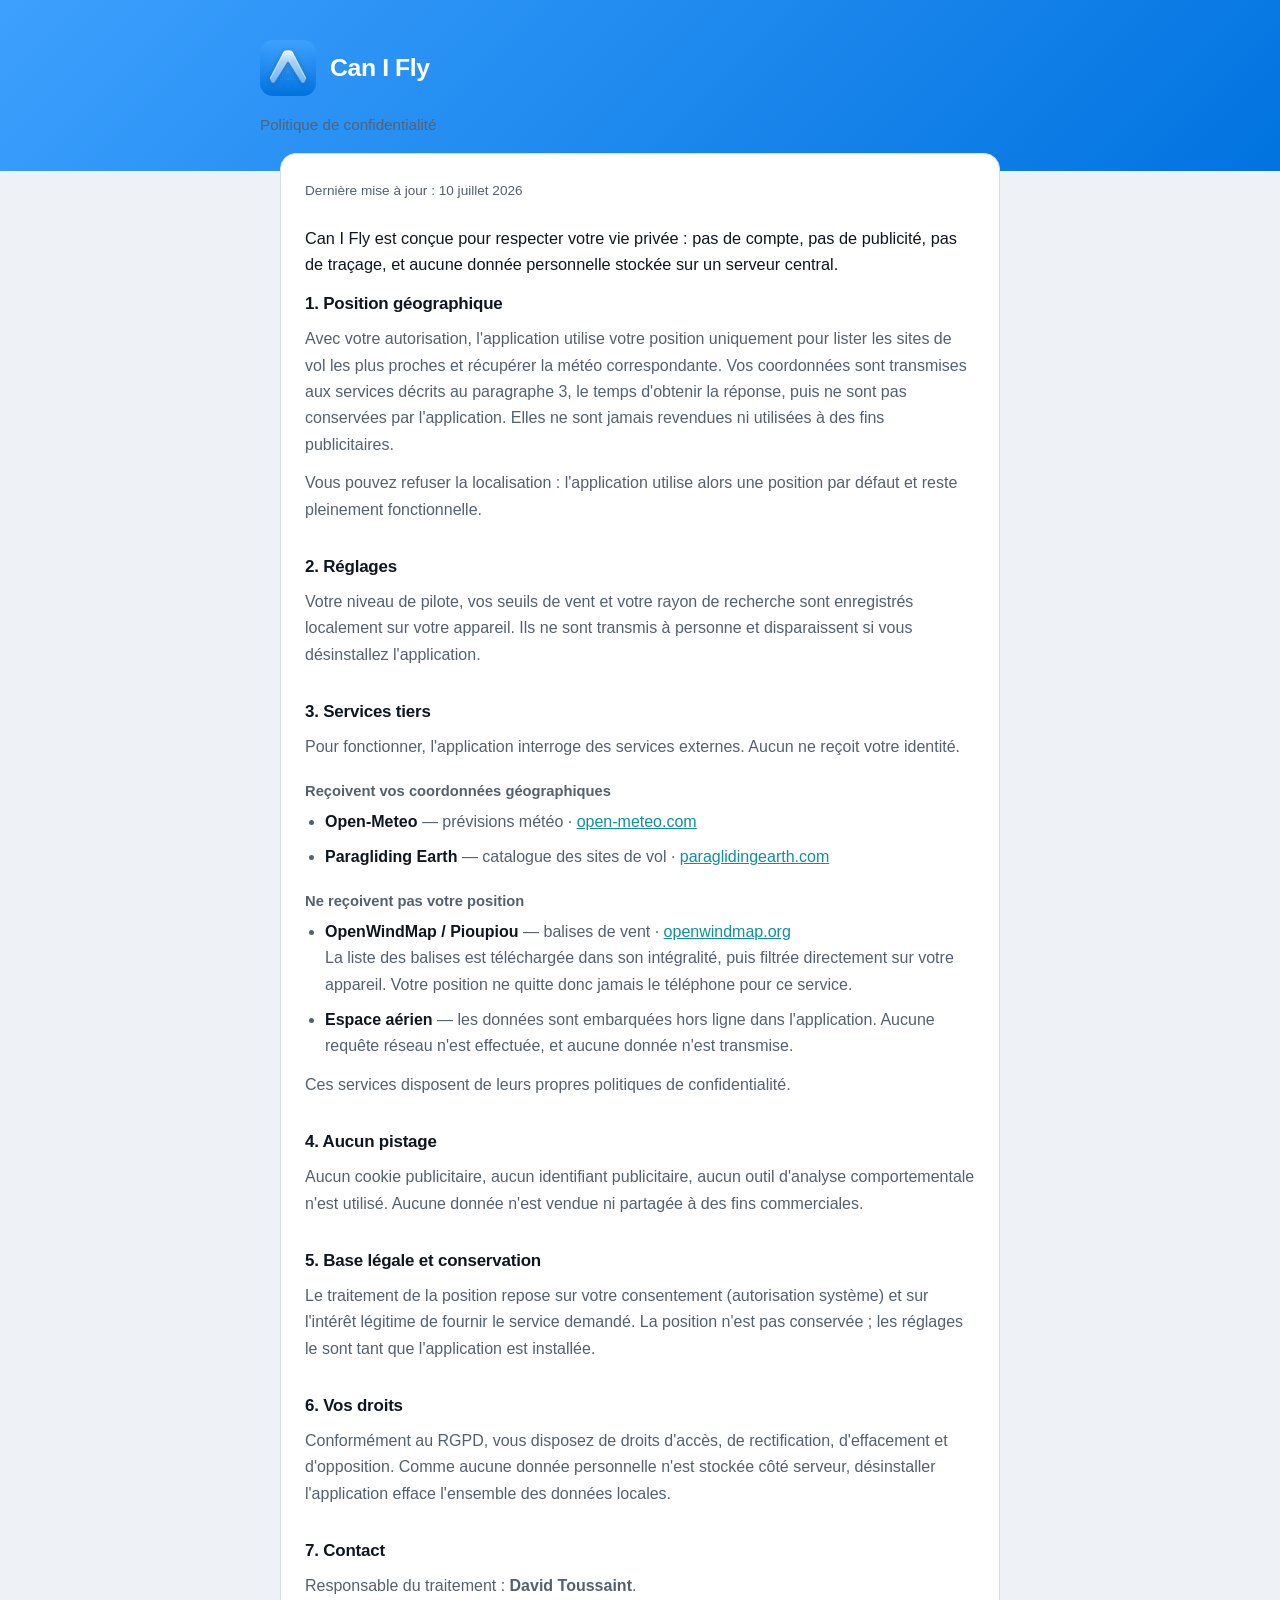
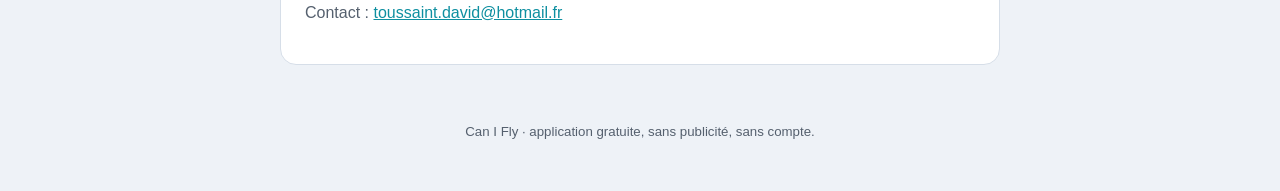
<file: canifly/privacy.html>
<!doctype html>
<html lang="fr">
<head>
<meta charset="utf-8">
<meta name="viewport" content="width=device-width, initial-scale=1">
<title>Politique de confidentialité — Can I Fly</title>
<meta name="description" content="Politique de confidentialité de l'application Can I Fly : pas de compte, pas de publicité, pas de traçage.">
<link rel="icon" href="[data-uri]">
<style>
  :root {
    --bg: #eef2f7;
    --surface: #ffffff;
    --text: #10161f;
    --muted: #55606e;
    --border: #d6dee8;
    --accent: #0e8fa0;
    --brand-a: #3da0fe;
    --brand-b: #0173df;
  }
  @media (prefers-color-scheme: dark) {
    :root {
      --bg: #0b1220;
      --surface: #131c2b;
      --text: #eaf0f7;
      --muted: #9aa7b8;
      --border: #24303f;
      --accent: #45cbdb;
    }
  }
  * { box-sizing: border-box; }
  body {
    margin: 0;
    background: var(--bg);
    color: var(--text);
    font: 16px/1.65 -apple-system, BlinkMacSystemFont, "Segoe UI", Roboto, "Helvetica Neue", Arial, sans-serif;
    -webkit-text-size-adjust: 100%;
  }
  header {
    background: linear-gradient(135deg, var(--brand-a), var(--brand-b));
    color: #fff;
    padding: 40px 20px 34px;
  }
  .wrap { max-width: 760px; margin: 0 auto; }
  .brand { display: flex; align-items: center; gap: 14px; }
  .brand img { width: 56px; height: 56px; border-radius: 13px; display: block; }
  .brand h1 { margin: 0; font-size: 1.55rem; font-weight: 800; letter-spacing: -0.4px; }
  header p { margin: 16px 0 0; opacity: 0.92; font-size: 0.95rem; }
  main {
    max-width: 760px;
    margin: -18px auto 0;
    padding: 0 20px 56px;
  }
  .card {
    background: var(--surface);
    border: 1px solid var(--border);
    border-radius: 16px;
    padding: 26px 24px;
  }
  .updated { color: var(--muted); font-size: 0.85rem; margin: 0 0 22px; }
  h2 {
    font-size: 1.06rem;
    font-weight: 800;
    margin: 30px 0 8px;
    letter-spacing: -0.2px;
  }
  h2:first-of-type { margin-top: 0; }
  h3 { font-size: 0.92rem; font-weight: 700; color: var(--muted); margin: 18px 0 6px; }
  p { margin: 0 0 12px; color: var(--muted); }
  p.lead { color: var(--text); font-size: 1.02rem; }
  ul { margin: 0 0 12px; padding-left: 20px; color: var(--muted); }
  li { margin-bottom: 9px; }
  li strong { color: var(--text); }
  a { color: var(--accent); }
  a:hover { text-decoration: none; }
  footer {
    max-width: 760px;
    margin: 0 auto;
    padding: 0 20px 48px;
    color: var(--muted);
    font-size: 0.83rem;
    text-align: center;
  }
</style>
</head>
<body>

<header>
  <div class="wrap">
    <div class="brand">
      <img src="[data-uri]" alt="">
      <h1>Can I Fly</h1>
    </div>
    <p>Politique de confidentialité</p>
  </div>
</header>

<main>
  <div class="card">
    <p class="updated">Dernière mise à jour : 10 juillet 2026</p>

    <p class="lead">
      Can I Fly est conçue pour respecter votre vie privée : pas de compte, pas de publicité,
      pas de traçage, et aucune donnée personnelle stockée sur un serveur central.
    </p>

    <h2>1. Position géographique</h2>
    <p>
      Avec votre autorisation, l'application utilise votre position uniquement pour lister les
      sites de vol les plus proches et récupérer la météo correspondante. Vos coordonnées sont
      transmises aux services décrits au paragraphe 3, le temps d'obtenir la réponse, puis ne
      sont pas conservées par l'application. Elles ne sont jamais revendues ni utilisées à des
      fins publicitaires.
    </p>
    <p>
      Vous pouvez refuser la localisation : l'application utilise alors une position par défaut
      et reste pleinement fonctionnelle.
    </p>

    <h2>2. Réglages</h2>
    <p>
      Votre niveau de pilote, vos seuils de vent et votre rayon de recherche sont enregistrés
      localement sur votre appareil. Ils ne sont transmis à personne et disparaissent si vous
      désinstallez l'application.
    </p>

    <h2>3. Services tiers</h2>
    <p>
      Pour fonctionner, l'application interroge des services externes. Aucun ne reçoit votre
      identité.
    </p>

    <h3>Reçoivent vos coordonnées géographiques</h3>
    <ul>
      <li><strong>Open-Meteo</strong> — prévisions météo · <a href="https://open-meteo.com" rel="noopener">open-meteo.com</a></li>
      <li><strong>Paragliding Earth</strong> — catalogue des sites de vol · <a href="https://www.paraglidingearth.com" rel="noopener">paraglidingearth.com</a></li>
    </ul>

    <h3>Ne reçoivent pas votre position</h3>
    <ul>
      <li>
        <strong>OpenWindMap / Pioupiou</strong> — balises de vent ·
        <a href="https://www.openwindmap.org" rel="noopener">openwindmap.org</a><br>
        La liste des balises est téléchargée dans son intégralité, puis filtrée directement sur
        votre appareil. Votre position ne quitte donc jamais le téléphone pour ce service.
      </li>
      <li>
        <strong>Espace aérien</strong> — les données sont embarquées hors ligne dans
        l'application. Aucune requête réseau n'est effectuée, et aucune donnée n'est transmise.
      </li>
    </ul>

    <p>Ces services disposent de leurs propres politiques de confidentialité.</p>

    <h2>4. Aucun pistage</h2>
    <p>
      Aucun cookie publicitaire, aucun identifiant publicitaire, aucun outil d'analyse
      comportementale n'est utilisé. Aucune donnée n'est vendue ni partagée à des fins
      commerciales.
    </p>

    <h2>5. Base légale et conservation</h2>
    <p>
      Le traitement de la position repose sur votre consentement (autorisation système) et sur
      l'intérêt légitime de fournir le service demandé. La position n'est pas conservée ; les
      réglages le sont tant que l'application est installée.
    </p>

    <h2>6. Vos droits</h2>
    <p>
      Conformément au RGPD, vous disposez de droits d'accès, de rectification, d'effacement et
      d'opposition. Comme aucune donnée personnelle n'est stockée côté serveur, désinstaller
      l'application efface l'ensemble des données locales.
    </p>

    <h2>7. Contact</h2>
    <p>
      Responsable du traitement : <strong>David Toussaint</strong>.<br>
      Contact : <a href="mailto:toussaint.david@hotmail.fr">toussaint.david@hotmail.fr</a>
    </p>
  </div>
</main>

<footer>
  Can I Fly · application gratuite, sans publicité, sans compte.
</footer>

</body>
</html>
</file>
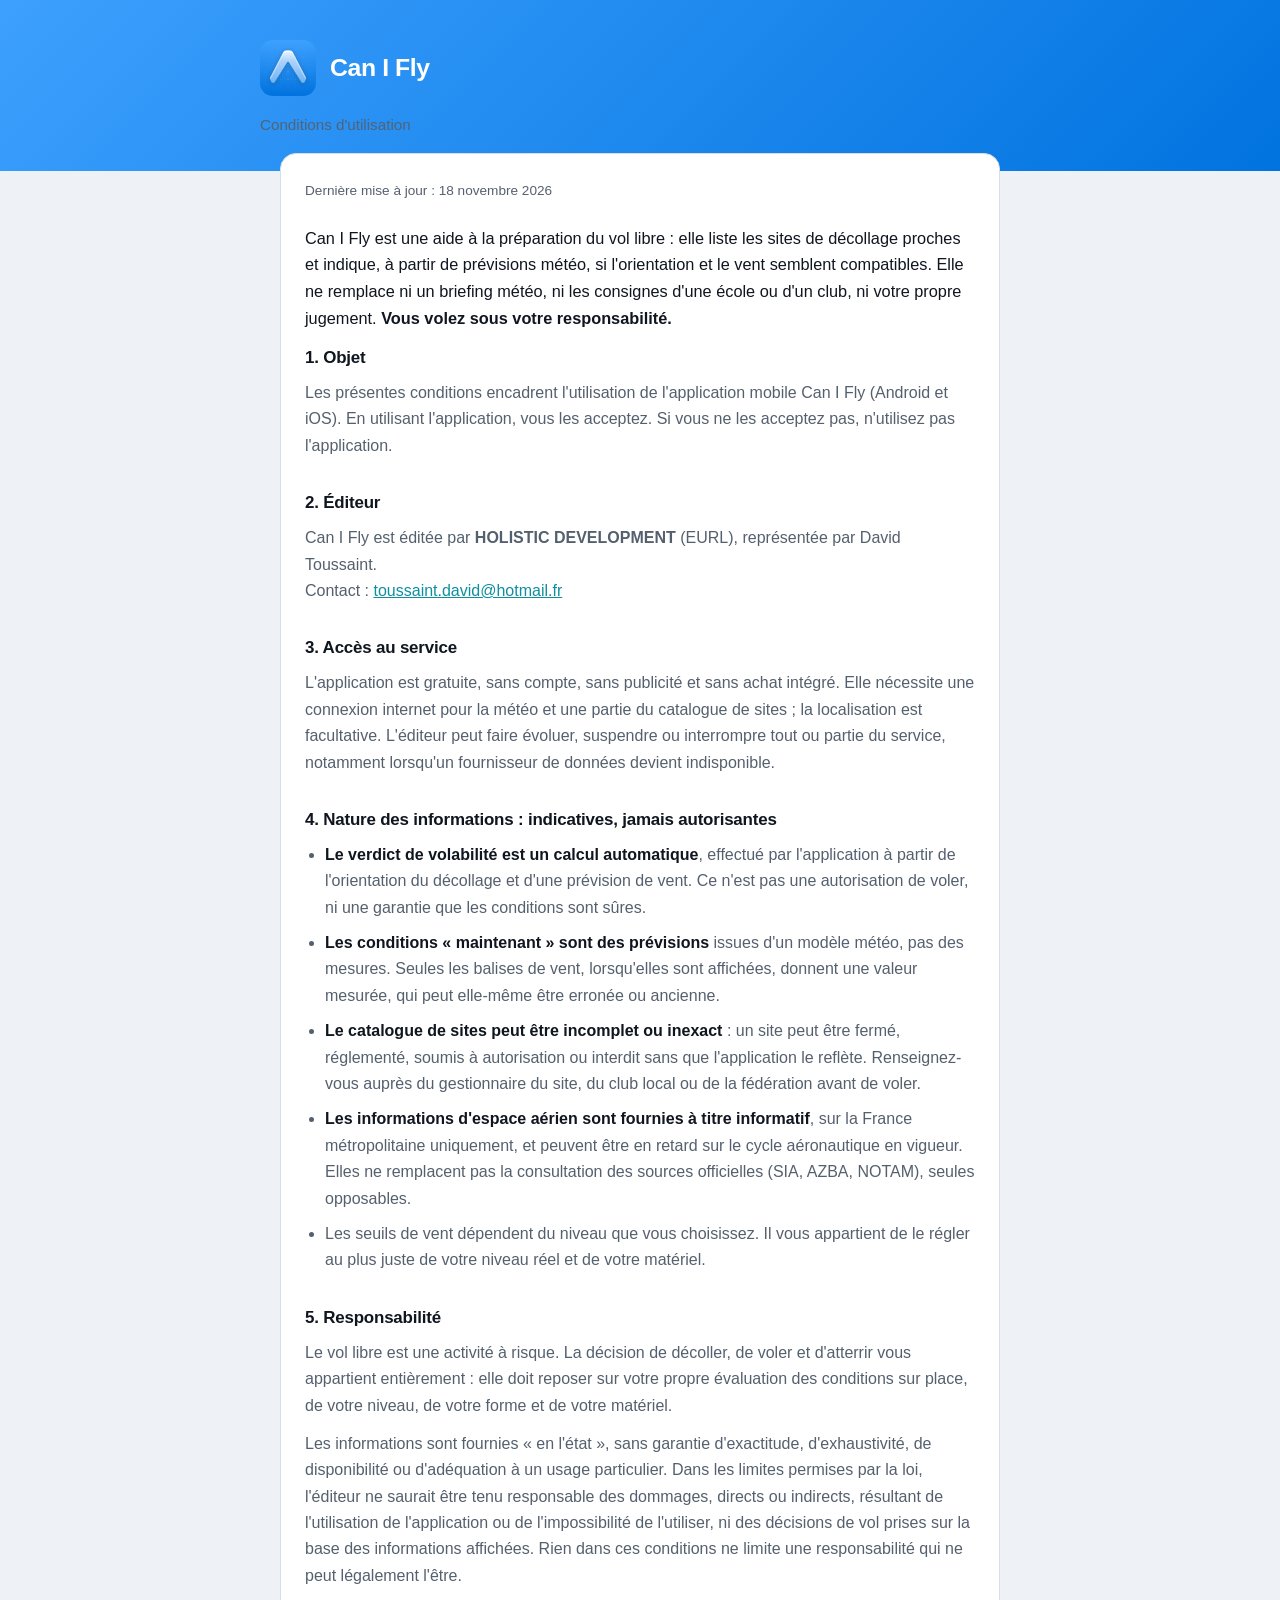
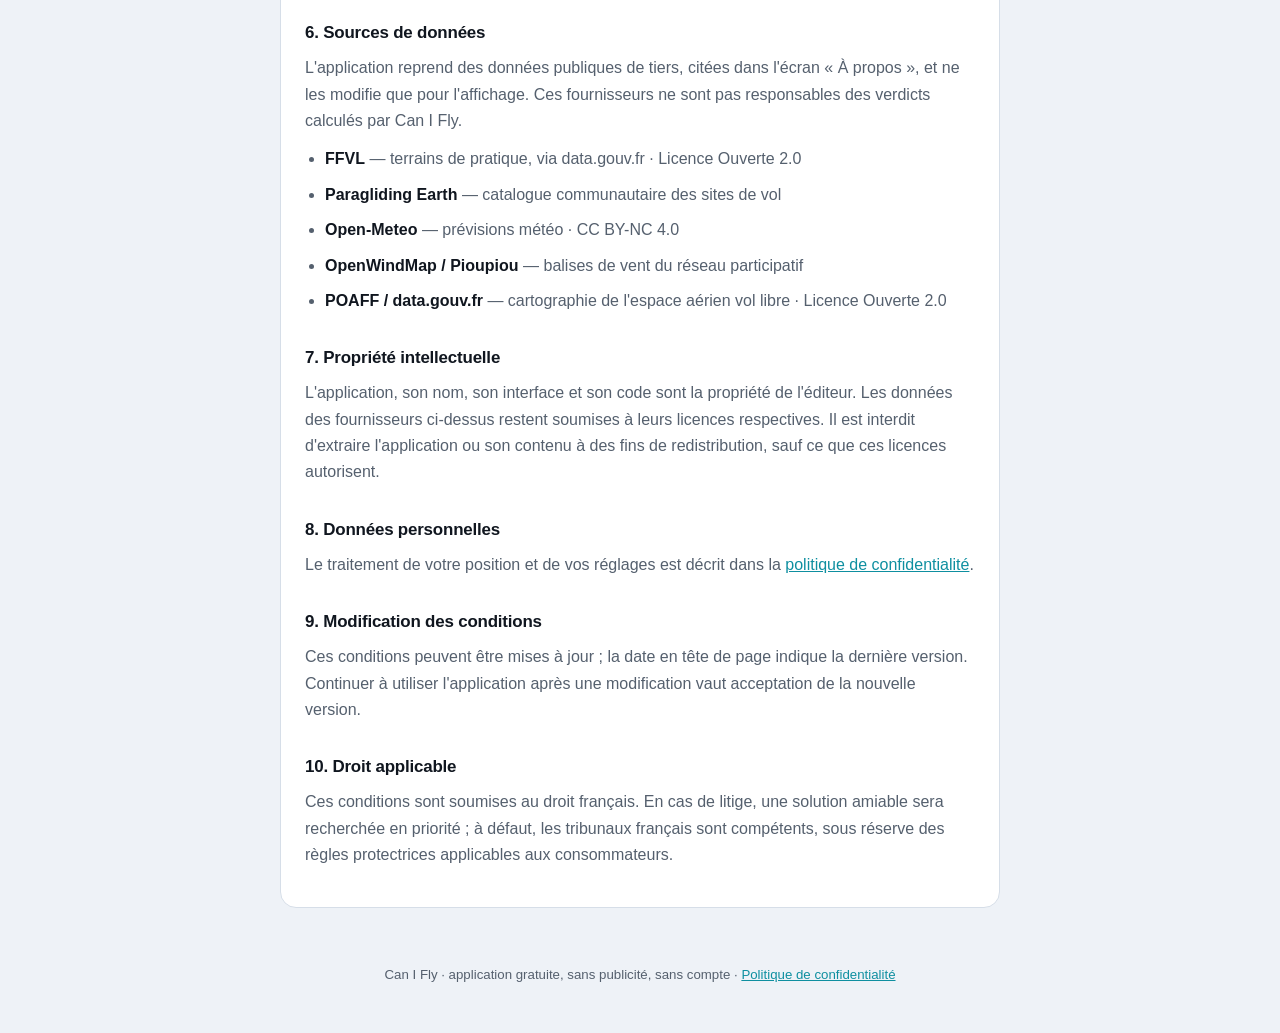
<file: canifly/terms.html>
<!doctype html>
<html lang="fr">
<head>
<meta charset="utf-8">
<meta name="viewport" content="width=device-width, initial-scale=1">
<title>Conditions d'utilisation — Can I Fly</title>
<meta name="description" content="Conditions d'utilisation de l'application Can I Fly : informations indicatives, vous volez sous votre responsabilité.">
<link rel="icon" href="[data-uri]">
<style>
  :root {
    --bg: #eef2f7;
    --surface: #ffffff;
    --text: #10161f;
    --muted: #55606e;
    --border: #d6dee8;
    --accent: #0e8fa0;
    --brand-a: #3da0fe;
    --brand-b: #0173df;
  }
  @media (prefers-color-scheme: dark) {
    :root {
      --bg: #0b1220;
      --surface: #131c2b;
      --text: #eaf0f7;
      --muted: #9aa7b8;
      --border: #24303f;
      --accent: #45cbdb;
    }
  }
  * { box-sizing: border-box; }
  body {
    margin: 0;
    background: var(--bg);
    color: var(--text);
    font: 16px/1.65 -apple-system, BlinkMacSystemFont, "Segoe UI", Roboto, "Helvetica Neue", Arial, sans-serif;
    -webkit-text-size-adjust: 100%;
  }
  header {
    background: linear-gradient(135deg, var(--brand-a), var(--brand-b));
    color: #fff;
    padding: 40px 20px 34px;
  }
  .wrap { max-width: 760px; margin: 0 auto; }
  .brand { display: flex; align-items: center; gap: 14px; }
  .brand img { width: 56px; height: 56px; border-radius: 13px; display: block; }
  .brand h1 { margin: 0; font-size: 1.55rem; font-weight: 800; letter-spacing: -0.4px; }
  header p { margin: 16px 0 0; opacity: 0.92; font-size: 0.95rem; }
  main {
    max-width: 760px;
    margin: -18px auto 0;
    padding: 0 20px 56px;
  }
  .card {
    background: var(--surface);
    border: 1px solid var(--border);
    border-radius: 16px;
    padding: 26px 24px;
  }
  .updated { color: var(--muted); font-size: 0.85rem; margin: 0 0 22px; }
  h2 {
    font-size: 1.06rem;
    font-weight: 800;
    margin: 30px 0 8px;
    letter-spacing: -0.2px;
  }
  h2:first-of-type { margin-top: 0; }
  h3 { font-size: 0.92rem; font-weight: 700; color: var(--muted); margin: 18px 0 6px; }
  p { margin: 0 0 12px; color: var(--muted); }
  p.lead { color: var(--text); font-size: 1.02rem; }
  ul { margin: 0 0 12px; padding-left: 20px; color: var(--muted); }
  li { margin-bottom: 9px; }
  li strong { color: var(--text); }
  a { color: var(--accent); }
  a:hover { text-decoration: none; }
  footer {
    max-width: 760px;
    margin: 0 auto;
    padding: 0 20px 48px;
    color: var(--muted);
    font-size: 0.83rem;
    text-align: center;
  }
</style>
</head>
<body>

<header>
  <div class="wrap">
    <div class="brand">
      <img src="[data-uri]" alt="">
      <h1>Can I Fly</h1>
    </div>
    <p>Conditions d'utilisation</p>
  </div>
</header>

<main>
  <div class="card">
    <p class="updated">Dernière mise à jour : 18 novembre 2026</p>

    <p class="lead">
      Can I Fly est une aide à la préparation du vol libre : elle liste les sites de décollage
      proches et indique, à partir de prévisions météo, si l'orientation et le vent semblent
      compatibles. Elle ne remplace ni un briefing météo, ni les consignes d'une école ou d'un
      club, ni votre propre jugement. <strong>Vous volez sous votre responsabilité.</strong>
    </p>

    <h2>1. Objet</h2>
    <p>
      Les présentes conditions encadrent l'utilisation de l'application mobile Can I Fly
      (Android et iOS). En utilisant l'application, vous les acceptez. Si vous ne les acceptez
      pas, n'utilisez pas l'application.
    </p>

    <h2>2. Éditeur</h2>
    <p>
      Can I Fly est éditée par <strong>HOLISTIC DEVELOPMENT</strong> (EURL), représentée par
      David Toussaint.<br>
      Contact : <a href="mailto:toussaint.david@hotmail.fr">toussaint.david@hotmail.fr</a>
    </p>

    <h2>3. Accès au service</h2>
    <p>
      L'application est gratuite, sans compte, sans publicité et sans achat intégré. Elle
      nécessite une connexion internet pour la météo et une partie du catalogue de sites ; la
      localisation est facultative. L'éditeur peut faire évoluer, suspendre ou interrompre tout
      ou partie du service, notamment lorsqu'un fournisseur de données devient indisponible.
    </p>

    <h2>4. Nature des informations : indicatives, jamais autorisantes</h2>
    <ul>
      <li>
        <strong>Le verdict de volabilité est un calcul automatique</strong>, effectué par
        l'application à partir de l'orientation du décollage et d'une prévision de vent. Ce
        n'est pas une autorisation de voler, ni une garantie que les conditions sont sûres.
      </li>
      <li>
        <strong>Les conditions « maintenant » sont des prévisions</strong> issues d'un modèle
        météo, pas des mesures. Seules les balises de vent, lorsqu'elles sont affichées, donnent
        une valeur mesurée, qui peut elle-même être erronée ou ancienne.
      </li>
      <li>
        <strong>Le catalogue de sites peut être incomplet ou inexact</strong> : un site peut
        être fermé, réglementé, soumis à autorisation ou interdit sans que l'application le
        reflète. Renseignez-vous auprès du gestionnaire du site, du club local ou de la
        fédération avant de voler.
      </li>
      <li>
        <strong>Les informations d'espace aérien sont fournies à titre informatif</strong>,
        sur la France métropolitaine uniquement, et peuvent être en retard sur le cycle
        aéronautique en vigueur. Elles ne remplacent pas la consultation des sources
        officielles (SIA, AZBA, NOTAM), seules opposables.
      </li>
      <li>
        Les seuils de vent dépendent du niveau que vous choisissez. Il vous appartient de le
        régler au plus juste de votre niveau réel et de votre matériel.
      </li>
    </ul>

    <h2>5. Responsabilité</h2>
    <p>
      Le vol libre est une activité à risque. La décision de décoller, de voler et d'atterrir
      vous appartient entièrement : elle doit reposer sur votre propre évaluation des
      conditions sur place, de votre niveau, de votre forme et de votre matériel.
    </p>
    <p>
      Les informations sont fournies « en l'état », sans garantie d'exactitude, d'exhaustivité,
      de disponibilité ou d'adéquation à un usage particulier. Dans les limites permises par la
      loi, l'éditeur ne saurait être tenu responsable des dommages, directs ou indirects,
      résultant de l'utilisation de l'application ou de l'impossibilité de l'utiliser, ni des
      décisions de vol prises sur la base des informations affichées. Rien dans ces conditions
      ne limite une responsabilité qui ne peut légalement l'être.
    </p>

    <h2>6. Sources de données</h2>
    <p>
      L'application reprend des données publiques de tiers, citées dans l'écran « À propos »,
      et ne les modifie que pour l'affichage. Ces fournisseurs ne sont pas responsables des
      verdicts calculés par Can I Fly.
    </p>
    <ul>
      <li><strong>FFVL</strong> — terrains de pratique, via data.gouv.fr · Licence Ouverte 2.0</li>
      <li><strong>Paragliding Earth</strong> — catalogue communautaire des sites de vol</li>
      <li><strong>Open-Meteo</strong> — prévisions météo · CC BY-NC 4.0</li>
      <li><strong>OpenWindMap / Pioupiou</strong> — balises de vent du réseau participatif</li>
      <li><strong>POAFF / data.gouv.fr</strong> — cartographie de l'espace aérien vol libre · Licence Ouverte 2.0</li>
    </ul>

    <h2>7. Propriété intellectuelle</h2>
    <p>
      L'application, son nom, son interface et son code sont la propriété de l'éditeur. Les
      données des fournisseurs ci-dessus restent soumises à leurs licences respectives. Il est
      interdit d'extraire l'application ou son contenu à des fins de redistribution, sauf ce
      que ces licences autorisent.
    </p>

    <h2>8. Données personnelles</h2>
    <p>
      Le traitement de votre position et de vos réglages est décrit dans la
      <a href="privacy.html">politique de confidentialité</a>.
    </p>

    <h2>9. Modification des conditions</h2>
    <p>
      Ces conditions peuvent être mises à jour ; la date en tête de page indique la dernière
      version. Continuer à utiliser l'application après une modification vaut acceptation de
      la nouvelle version.
    </p>

    <h2>10. Droit applicable</h2>
    <p>
      Ces conditions sont soumises au droit français. En cas de litige, une solution amiable
      sera recherchée en priorité ; à défaut, les tribunaux français sont compétents, sous
      réserve des règles protectrices applicables aux consommateurs.
    </p>
  </div>
</main>

<footer>
  Can I Fly · application gratuite, sans publicité, sans compte ·
  <a href="privacy.html">Politique de confidentialité</a>
</footer>

</body>
</html>
</file>
<file: style.css>
/* ============================================================
   HOLISTIC DEVELOPMENT · feuille de style
   Esthétique terminal / mono. Fait main, pas de framework.
   ============================================================ */

:root {
  --bg:       #0a0d13;
  --bg-1:     #0e1219;
  --bg-2:     #121826;
  --line:     #1e2635;
  --line-2:   #2a3446;
  --txt:      #c4cdda;
  --txt-dim:  #6b7688;
  --txt-mute: #454e5e;
  --accent:   #5ff2c0;  /* mint / phosphore */
  --accent-2: #ffb454;  /* ambre */
  --accent-3: #7aa2f7;  /* bleu doux */
  --glow:     rgba(95, 242, 192, 0.14);
  --maxw:     1080px;
  --radius:   12px;
}

* { box-sizing: border-box; margin: 0; padding: 0; }

html { scroll-behavior: smooth; }

body {
  background: var(--bg);
  color: var(--txt);
  font-family: "JetBrains Mono", ui-monospace, "SF Mono", Menlo, Consolas, monospace;
  font-size: 16px;
  line-height: 1.6;
  font-weight: 400;
  -webkit-font-smoothing: antialiased;
  overflow-x: hidden;
}

#bg {
  position: fixed;
  inset: 0;
  width: 100%;
  height: 100%;
  z-index: -2;
  pointer-events: none;
}

/* léger dégradé + vignette derrière le canvas */
body::before {
  content: "";
  position: fixed;
  inset: 0;
  z-index: -1;
  pointer-events: none;
  background:
    radial-gradient(900px 500px at 78% -8%, rgba(95,242,192,0.06), transparent 60%),
    radial-gradient(700px 600px at 8% 105%, rgba(122,162,247,0.05), transparent 60%);
}

a { color: var(--accent-3); text-decoration: none; }
a:hover { color: var(--accent); }

code {
  background: var(--bg-2);
  border: 1px solid var(--line);
  border-radius: 5px;
  padding: 1px 6px;
  font-size: 0.85em;
  color: var(--accent);
}

::selection { background: rgba(95,242,192,0.25); color: #fff; }

.dim { color: var(--txt-dim); }
.accent { color: var(--accent); }

/* ---------- Nav ---------- */
.nav {
  position: sticky;
  top: 0;
  z-index: 10;
  display: flex;
  align-items: center;
  justify-content: space-between;
  gap: 1rem;
  padding: 0.9rem clamp(1.1rem, 4vw, 2.4rem);
  max-width: var(--maxw);
  margin: 0 auto;
  background: rgba(10, 13, 19, 0.72);
  backdrop-filter: blur(9px);
  border-bottom: 1px solid transparent;
}
.brand {
  display: inline-flex;
  align-items: baseline;
  gap: 0.55rem;
  color: var(--txt);
  font-weight: 700;
  letter-spacing: 0.01em;
}
.brand:hover { color: var(--txt); }
.brand-mark { color: var(--accent); font-weight: 800; }
.brand-name .dim { font-weight: 400; }

.nav-links { display: flex; gap: 1.25rem; font-size: 0.9rem; }
.nav-links a { color: var(--txt-dim); position: relative; }
.nav-links a::before { content: ""; color: var(--accent); }
.nav-links a:hover { color: var(--accent); }

/* ---------- Layout ---------- */
main { max-width: var(--maxw); margin: 0 auto; padding: 0 clamp(1.1rem, 4vw, 2.4rem); }

.section { padding: clamp(3.2rem, 8vw, 5.5rem) 0; border-top: 1px dashed var(--line); }

.section-title {
  display: flex;
  align-items: baseline;
  flex-wrap: wrap;
  gap: 0.55rem;
  font-size: clamp(1.25rem, 3vw, 1.7rem);
  font-weight: 700;
  letter-spacing: 0.01em;
  margin-bottom: 1.6rem;
  color: var(--txt);
}
.section-title .c { color: var(--txt-mute); font-weight: 400; }
.title-tag {
  margin-left: auto;
  font-size: 0.75rem;
  font-weight: 400;
  color: var(--txt-mute);
  letter-spacing: 0;
}

.sub-title {
  display: flex;
  align-items: baseline;
  gap: 0.5rem;
  font-size: 0.95rem;
  font-weight: 700;
  margin: 2.6rem 0 1.1rem;
  color: var(--txt);
}
.sub-title .c { color: var(--txt-mute); font-weight: 400; }

.prose { max-width: 62ch; }
.prose p + p { margin-top: 1rem; }
.prose.slim { color: var(--txt-dim); margin-bottom: 2rem; }
.prose strong { color: var(--txt); font-weight: 700; }
.prose em { color: var(--accent); font-style: normal; }

/* ---------- Hero ---------- */
.hero {
  display: grid;
  grid-template-columns: 1.05fr 0.95fr;
  gap: clamp(1.8rem, 5vw, 3.5rem);
  align-items: center;
  padding: clamp(2.8rem, 8vw, 5rem) 0 clamp(2.5rem, 6vw, 4rem);
}
.kicker {
  color: var(--accent);
  font-size: 0.82rem;
  letter-spacing: 0.05em;
  text-transform: none;
  margin-bottom: 1rem;
}
.hero h1 {
  font-size: clamp(2.4rem, 8vw, 4.4rem);
  line-height: 1.02;
  font-weight: 800;
  letter-spacing: -0.02em;
  margin-bottom: 1.3rem;
}
.hero h1 .accent { color: var(--accent); }
.caret {
  color: var(--accent);
  font-weight: 400;
  animation: blink 1.1s steps(1) infinite;
}
.lede { max-width: 46ch; color: var(--txt); }
.lede strong { color: var(--txt); font-weight: 700; }

.hero-actions { display: flex; flex-wrap: wrap; gap: 0.8rem; margin-top: 1.8rem; }
.btn {
  display: inline-block;
  padding: 0.7rem 1.1rem;
  border-radius: 8px;
  border: 1px solid var(--accent);
  color: var(--bg);
  background: var(--accent);
  font-weight: 600;
  font-size: 0.9rem;
  transition: transform .12s ease, box-shadow .2s ease, background .2s ease;
}
.btn:hover { color: var(--bg); box-shadow: 0 0 0 3px var(--glow); transform: translateY(-1px); }
.btn.ghost {
  background: transparent;
  color: var(--accent);
  border-color: var(--line-2);
}
.btn.ghost:hover { border-color: var(--accent); color: var(--accent); box-shadow: none; }

/* ---------- Terminal ---------- */
.terminal {
  background: var(--bg-1);
  border: 1px solid var(--line-2);
  border-radius: var(--radius);
  overflow: hidden;
  box-shadow: 0 24px 60px -22px rgba(0,0,0,0.7), 0 0 0 1px rgba(95,242,192,0.04);
  font-size: 0.86rem;
}
.term-bar {
  display: flex;
  align-items: center;
  gap: 0.45rem;
  padding: 0.7rem 0.9rem;
  background: var(--bg-2);
  border-bottom: 1px solid var(--line);
}
.dot { width: 11px; height: 11px; border-radius: 50%; background: var(--line-2); }
.dot:nth-child(1) { background: #ff5f57; }
.dot:nth-child(2) { background: #febc2e; }
.dot:nth-child(3) { background: #28c840; }
.term-title { margin-left: 0.6rem; color: var(--txt-mute); font-size: 0.78rem; }
.term-body { padding: 1.1rem 1.15rem 1.25rem; line-height: 1.75; }
.term-body p { white-space: pre-wrap; word-break: break-word; }
.prompt { color: var(--accent); font-weight: 500; }
.term-body .out { color: var(--txt-dim); margin-bottom: 0.5rem; }
.term-body .out .hash { color: var(--accent-2); }
.term-live { margin-top: 0.2rem; }
/* la sortie de `ls` s'écrit sur plusieurs lignes de source : on neutralise le pre-wrap
   (sélecteur assez spécifique pour battre `.term-body p`) */
.term-body p.dir-out { white-space: normal; }
.dir-out .dir { margin-right: 1.2rem; }
.dir {
  color: var(--accent-3);
  font-weight: 500;
  border-bottom: 1px dashed transparent;
}
.dir:hover { color: var(--accent); border-bottom-color: var(--accent); }
#typed { color: var(--txt); }
.cursor { color: var(--accent); animation: blink 1.1s steps(1) infinite; }

@keyframes blink { 0%, 50% { opacity: 1; } 50.01%, 100% { opacity: 0; } }

/* ---------- Whoami ---------- */
.whoami-grid {
  display: grid;
  grid-template-columns: minmax(0, 260px) 1fr;
  gap: clamp(1.5rem, 4vw, 2.6rem);
  align-items: start;
}
.portrait {
  margin: 0;
  border: 1px solid var(--line-2);
  border-radius: var(--radius);
  overflow: hidden;
  background: var(--bg-1);
  box-shadow: 0 20px 50px -30px rgba(0,0,0,0.75), 0 0 0 1px rgba(95,242,192,0.04);
}
.portrait img {
  display: block;
  width: 100%;
  height: auto;
  filter: grayscale(1) contrast(1.03);
}
.portrait figcaption {
  padding: 0.75rem 0.95rem 0.85rem;
  border-top: 1px solid var(--line);
  background: var(--bg-2);
  line-height: 1.5;
}
.portrait-name { display: block; color: var(--txt); font-weight: 700; font-size: 0.9rem; }
.portrait-role { display: block; margin-top: 0.3rem; color: var(--txt-dim); font-size: 0.76rem; }

.whoami-quote {
  margin-top: 1.15rem;
  color: var(--accent);
  font-size: 0.95rem;
}
.whoami-quote::before { content: "> "; color: var(--txt-mute); }
.whoami-track { margin-top: 1.1rem; font-size: 0.85rem; color: var(--txt); }

/* ---------- Portes vers les deux activités ---------- */
.gates {
  display: grid;
  grid-template-columns: repeat(2, 1fr);
  gap: 1rem;
}
.gate {
  display: flex;
  flex-direction: column;
  background: linear-gradient(180deg, var(--bg-1), var(--bg));
  border: 1px solid var(--line);
  border-radius: var(--radius);
  padding: 1.6rem 1.5rem 1.3rem;
  color: var(--txt);
  transition: border-color .2s ease, transform .15s ease, box-shadow .2s ease;
}
.gate:hover {
  color: var(--txt);
  border-color: var(--line-2);
  transform: translateY(-3px);
  box-shadow: 0 18px 40px -26px rgba(0,0,0,0.9);
}
.gate-path { font-size: 0.78rem; margin-bottom: 0.7rem; opacity: 0.85; }
.gate h3 { font-size: 1.25rem; font-weight: 700; margin-bottom: 0.6rem; }
.gate-desc { flex: 1; color: var(--txt-dim); font-size: 0.92rem; }
.gate-desc strong { color: var(--txt); }
.gate-foot {
  display: flex;
  align-items: center;
  justify-content: space-between;
  gap: 1rem;
  margin-top: 1.4rem;
  padding-top: 1rem;
  border-top: 1px dashed var(--line);
  font-size: 0.78rem;
}
.gate-tag { color: var(--txt-mute); }
.gate-go { font-weight: 600; }
.gate .arrow { display: inline-block; transition: transform .18s ease; }
.gate:hover .arrow { transform: translateX(4px); }

/* le studio annonce sa couleur (ambre) ; MoveNext est ailleurs, donc bleu */
.gate-studio .gate-path,
.gate-studio .gate-go { color: var(--accent-2); }
.gate-studio:hover { border-color: rgba(255,180,84,0.45); }
.gate-partner .gate-path,
.gate-partner .gate-go { color: var(--accent-3); }
.gate-partner:hover { border-color: rgba(122,162,247,0.45); }

/* ---------- MoveNext : tout ce qui pointe vers l'extérieur ---------- */
.partner { color: var(--accent-3); }

.btn.partner {
  background: var(--accent-3);
  border-color: var(--accent-3);
  color: var(--bg);
}
.btn.partner:hover {
  color: var(--bg);
  box-shadow: 0 0 0 3px rgba(122,162,247,0.18);
}

.ext { color: var(--accent-3); }
.ext:hover { color: var(--accent); }
.ext .arrow { font-size: 0.85em; }

/* ---------- Encadré de mise au point ---------- */
.callout {
  max-width: 68ch;
  margin-bottom: 1.8rem;
  padding: 0.95rem 1.1rem;
  background: var(--bg-1);
  border: 1px solid var(--line);
  border-left: 2px solid var(--accent-3);
  border-radius: 0 var(--radius) var(--radius) 0;
  color: var(--txt-dim);
  font-size: 0.89rem;
  line-height: 1.6;
}
.callout-tag { color: var(--accent-3); margin-right: 0.5rem; }
.callout em { color: var(--txt); font-style: normal; }

/* rôle sous un nom, dans les cartes du duo */
.card-role {
  color: var(--txt-mute);
  font-size: 0.78rem;
  margin-bottom: 0.7rem;
}

/* ---------- Contact ---------- */
.contact-line { margin-top: 1.5rem; font-size: 1rem; }
.contact-line .prompt { margin-right: 0.55rem; }

/* ---------- Cards ---------- */
.cards {
  display: grid;
  grid-template-columns: repeat(2, 1fr);
  gap: 1rem;
}
.card {
  background: linear-gradient(180deg, var(--bg-1), var(--bg));
  border: 1px solid var(--line);
  border-radius: var(--radius);
  padding: 1.4rem 1.4rem 1.5rem;
  transition: border-color .2s ease, transform .15s ease, box-shadow .2s ease;
}
.card:hover {
  border-color: var(--line-2);
  transform: translateY(-3px);
  box-shadow: 0 18px 40px -26px rgba(0,0,0,0.9);
}
.card.card-wide { grid-column: 1 / -1; }
.card-path {
  color: var(--accent);
  font-size: 0.78rem;
  margin-bottom: 0.7rem;
  opacity: 0.85;
}
.card h3 { font-size: 1.02rem; font-weight: 700; margin-bottom: 0.55rem; }
.card p { color: var(--txt-dim); font-size: 0.92rem; }
.card .ne { color: var(--accent-2); }
.card code { font-size: 0.8em; }

/* ---------- Stack ---------- */
.stack-group { margin-top: 1.6rem; }
.stack-label { color: var(--accent-2); font-size: 0.85rem; margin-bottom: 0.7rem; }
.stack-note { color: var(--txt-mute); margin-left: 0.5rem; font-size: 0.78rem; }
.tags { list-style: none; display: flex; flex-wrap: wrap; gap: 0.55rem; }
.tags li {
  border: 1px solid var(--line-2);
  background: var(--bg-1);
  color: var(--txt);
  padding: 0.35rem 0.75rem;
  border-radius: 6px;
  font-size: 0.83rem;
  transition: border-color .2s ease, color .2s ease;
}
.tags li:hover { border-color: var(--accent); color: var(--accent); }

/* ---------- Pourquoi / quote ---------- */
blockquote {
  border-left: 2px solid var(--accent);
  padding-left: 1.3rem;
  max-width: 62ch;
}
blockquote p + p { margin-top: 0.9rem; }
blockquote strong { color: var(--txt); }

/* ---------- Footer ---------- */
.footer { border-top: 1px dashed var(--line); margin-top: 1rem; }
.footer-inner {
  max-width: var(--maxw);
  margin: 0 auto;
  padding: 2.6rem clamp(1.1rem, 4vw, 2.4rem) 3rem;
}
.foot-brand { font-weight: 700; margin-bottom: 0.35rem; }
.foot-brand .brand-mark { color: var(--accent); }
.footer .dim { font-size: 0.88rem; }
.foot-note { color: var(--txt-mute); font-size: 0.82rem; margin-top: 0.7rem; }
.mail { color: var(--accent); }
.mail[href] { cursor: pointer; }
.mail[href]:hover { text-decoration: underline; }
.mail .at { color: var(--txt-dim); }

/* ---------- Responsive ---------- */
@media (max-width: 820px) {
  .hero { grid-template-columns: 1fr; }
  .whoami-grid { grid-template-columns: 1fr; gap: 1.5rem; }
  .portrait { max-width: 320px; }
  .cards { grid-template-columns: 1fr; }
  .gates { grid-template-columns: 1fr; }
  .nav-links { display: none; }
  .title-tag { margin-left: 0; flex-basis: 100%; }
}

@media (prefers-reduced-motion: reduce) {
  html { scroll-behavior: auto; }
  .caret, .cursor { animation: none; }
  * { transition: none !important; }
}
</file>
<file: studio.css>
/* ============================================================
   HOLISTIC DEVELOPMENT · le studio
   Identité propre : sortie du terminal, registre plein air.
   Feuille autonome, aucune dépendance à style.css.
   ============================================================ */

:root {
  --paper:    #f7f3ec;   /* sable clair */
  --paper-2:  #fffcf6;   /* surface surélevée */
  --paper-3:  #efe9de;   /* creux */
  --ink:      #14201b;   /* vert très sombre, quasi noir */
  --ink-2:    #46534c;
  --ink-3:    #7b8781;
  --forest:   #17614a;   /* vert profond */
  --sunset:   #dd5f26;   /* orange chaud */
  --line:     rgba(20, 32, 27, 0.11);
  --line-2:   rgba(20, 32, 27, 0.22);

  --font:     "Outfit", ui-sans-serif, system-ui, -apple-system, "Segoe UI", Roboto, sans-serif;
  --mono:     "JetBrains Mono", ui-monospace, "SF Mono", Menlo, Consolas, monospace;

  --maxw:     1080px;
  --radius:   16px;
}

* { box-sizing: border-box; margin: 0; padding: 0; }

html { scroll-behavior: smooth; }

body {
  background: var(--paper);
  color: var(--ink-2);
  font-family: var(--font);
  font-size: 17px;
  line-height: 1.65;
  font-weight: 400;
  -webkit-font-smoothing: antialiased;
  overflow-x: hidden;
}

/* courbes de niveau animées, très en retrait */
#topo {
  position: fixed;
  inset: 0;
  width: 100%;
  height: 100%;
  z-index: -1;
  pointer-events: none;
  opacity: 0.55;
}

h1, h2, h3 {
  color: var(--ink);
  font-weight: 700;
  letter-spacing: -0.025em;
  line-height: 1.1;
}

a { color: var(--forest); text-decoration: none; }
a:hover { color: var(--sunset); }

::selection { background: rgba(221, 95, 38, 0.2); color: var(--ink); }

.warm { color: var(--sunset); }
.arrow { font-size: 0.9em; }

/* ---------- Nav ---------- */
.s-nav {
  position: sticky;
  top: 0;
  z-index: 10;
  display: flex;
  align-items: center;
  justify-content: space-between;
  gap: 1rem;
  padding: 0.85rem clamp(1.1rem, 4vw, 2.4rem);
  background: rgba(247, 243, 236, 0.82);
  backdrop-filter: blur(10px);
  border-bottom: 1px solid var(--line);
}
.s-brand { display: flex; flex-direction: column; line-height: 1.15; }
.s-brand:hover { color: inherit; }
.s-brand-name {
  color: var(--ink);
  font-weight: 700;
  font-size: 1.05rem;
  letter-spacing: -0.02em;
}
.s-brand-parent {
  font-family: var(--mono);
  font-size: 0.62rem;
  letter-spacing: 0.12em;
  text-transform: uppercase;
  color: var(--ink-3);
}

.s-nav-links { display: flex; align-items: center; gap: 1.4rem; font-size: 0.92rem; }
.s-nav-links a { color: var(--ink-2); }
.s-nav-links a:hover { color: var(--sunset); }
.s-nav-out {
  font-family: var(--mono);
  font-size: 0.75rem;
  color: var(--ink-3) !important;
  border: 1px solid var(--line-2);
  border-radius: 999px;
  padding: 0.3rem 0.75rem;
}
.s-nav-out:hover { border-color: var(--sunset); color: var(--sunset) !important; }

/* ---------- Layout ---------- */
main { max-width: var(--maxw); margin: 0 auto; padding: 0 clamp(1.1rem, 4vw, 2.4rem); }
.s-section { padding: clamp(3.5rem, 9vw, 6.5rem) 0; }

.s-eyebrow {
  font-family: var(--mono);
  font-size: 0.7rem;
  letter-spacing: 0.16em;
  text-transform: uppercase;
  color: var(--sunset);
  margin-bottom: 1rem;
}

.s-head { max-width: 60ch; margin-bottom: clamp(2rem, 5vw, 3rem); }
.s-head h2 { font-size: clamp(1.8rem, 4.5vw, 2.9rem); margin-bottom: 1rem; }
.s-intro { color: var(--ink-2); font-size: 1.05rem; }

/* ---------- Hero ---------- */
.s-hero { padding: clamp(3rem, 10vw, 7rem) 0 clamp(2.5rem, 6vw, 4rem); }
.s-kicker {
  font-family: var(--mono);
  font-size: 0.78rem;
  letter-spacing: 0.06em;
  color: var(--forest);
  margin-bottom: 1.4rem;
}
.s-title {
  font-size: clamp(2.5rem, 8vw, 5.4rem);
  font-weight: 800;
  letter-spacing: -0.035em;
  margin-bottom: 1.6rem;
}
.s-title-sub { color: var(--ink-3); font-weight: 300; }

.s-lede {
  max-width: 54ch;
  font-size: clamp(1.05rem, 2vw, 1.25rem);
  color: var(--ink-2);
}

.s-actions { display: flex; flex-wrap: wrap; gap: 0.9rem; margin-top: 2.2rem; }
.s-btn {
  display: inline-block;
  padding: 0.85rem 1.5rem;
  border-radius: 999px;
  background: var(--ink);
  color: var(--paper-2);
  border: 1px solid var(--ink);
  font-weight: 500;
  font-size: 0.98rem;
  transition: transform .14s ease, background .2s ease, color .2s ease, border-color .2s ease;
}
.s-btn:hover { background: var(--sunset); border-color: var(--sunset); color: #fff; transform: translateY(-2px); }
.s-btn.ghost { background: transparent; color: var(--ink); border-color: var(--line-2); }
.s-btn.ghost:hover { background: transparent; color: var(--sunset); border-color: var(--sunset); }

.s-facts {
  display: grid;
  grid-template-columns: repeat(3, minmax(0, 1fr));
  gap: 1.5rem;
  max-width: 620px;
  margin-top: clamp(3rem, 7vw, 4.5rem);
  padding-top: 1.8rem;
  border-top: 1px solid var(--line);
}
.s-fact dt {
  font-family: var(--mono);
  font-size: 0.68rem;
  letter-spacing: 0.1em;
  text-transform: uppercase;
  color: var(--ink-3);
  margin-bottom: 0.4rem;
}
.s-fact dd {
  font-size: clamp(1.4rem, 3vw, 2rem);
  font-weight: 700;
  color: var(--ink);
  letter-spacing: -0.02em;
  line-height: 1.1;
}

/* ---------- Manifeste ---------- */
.s-manifesto { max-width: 62ch; }
.s-manifesto p + p { margin-top: 1.3rem; }
.s-manifesto strong { color: var(--ink); font-weight: 600; }
.s-big {
  font-size: clamp(1.5rem, 3.6vw, 2.3rem);
  font-weight: 600;
  color: var(--ink);
  letter-spacing: -0.025em;
  line-height: 1.25;
  margin-bottom: 1.6rem;
  border-left: 3px solid var(--sunset);
  padding-left: 1.3rem;
}

/* ---------- Les apps ---------- */
.s-apps { list-style: none; border-top: 1px solid var(--line); }
.s-app {
  display: grid;
  grid-template-columns: auto 1fr auto;
  align-items: center;
  gap: clamp(1rem, 3vw, 2rem);
  padding: 1.35rem 0.6rem;
  border-bottom: 1px solid var(--line);
  border-radius: 8px;
  transition: background .2s ease, padding-left .2s ease;
}
.s-app:hover { background: var(--paper-2); padding-left: 1.1rem; }
.s-app-idx {
  font-family: var(--mono);
  font-size: 0.85rem;
  color: var(--ink-3);
}
.s-app-body { display: flex; flex-direction: column; gap: 0.35rem; min-width: 0; }

/* noms caviardés : des barres, jamais du texte copiable */
.s-app-name,
.s-redact {
  user-select: none;
  letter-spacing: -0.05em;
  color: var(--ink);
  word-break: break-all;
}
.s-app-name { font-size: clamp(1.05rem, 2.4vw, 1.4rem); line-height: 1.3; }
.s-app-field {
  font-family: var(--mono);
  font-size: 0.74rem;
  letter-spacing: 0.04em;
  color: var(--ink-3);
}
.s-redact { font-size: 0.74rem; color: var(--ink-3); }

@supports ((-webkit-background-clip: text) or (background-clip: text)) {
  .s-app-name {
    background-image: linear-gradient(
      100deg,
      var(--ink) 0%, var(--ink) 42%,
      var(--forest) 50%,
      var(--ink) 58%, var(--ink) 100%
    );
    background-size: 260% 100%;
    -webkit-background-clip: text;
    background-clip: text;
    color: transparent;
    animation: s-sweep 7s linear infinite;
  }
}
@keyframes s-sweep {
  from { background-position: 160% 0; }
  to   { background-position: -60% 0; }
}

.s-badge {
  justify-self: end;
  white-space: nowrap;
  font-family: var(--mono);
  font-size: 0.66rem;
  letter-spacing: 0.1em;
  text-transform: uppercase;
  padding: 0.32rem 0.7rem;
  border-radius: 999px;
  border: 1px solid var(--line-2);
  color: var(--ink-3);
  background: var(--paper-2);
}
.s-badge.is-dev   { color: var(--sunset); border-color: rgba(221, 95, 38, 0.4);  background: rgba(221, 95, 38, 0.07); }
.s-badge.is-beta  { color: var(--forest); border-color: rgba(23, 97, 74, 0.35);  background: rgba(23, 97, 74, 0.07); }
.s-badge.is-live  { color: var(--paper-2); border-color: var(--forest); background: var(--forest); }

/* pipeline de statut */
.s-pipeline {
  display: flex;
  align-items: center;
  flex-wrap: wrap;
  gap: 0.6rem 1.4rem;
  margin-top: 2.2rem;
}
.s-pipeline-label {
  font-family: var(--mono);
  font-size: 0.72rem;
  color: var(--ink-3);
}
.s-steps { list-style: none; display: flex; align-items: center; flex-wrap: wrap; gap: 1.4rem; }
.s-step {
  position: relative;
  display: flex;
  align-items: center;
  gap: 0.45rem;
  font-family: var(--mono);
  font-size: 0.72rem;
  letter-spacing: 0.05em;
  color: var(--ink-3);
}
.s-step + .s-step::before {
  content: "";
  position: absolute;
  left: -1.05rem;
  width: 0.7rem;
  height: 1px;
  background: var(--line-2);
}
.s-dot { width: 7px; height: 7px; border-radius: 50%; background: var(--line-2); }
.s-step.is-current { color: var(--sunset); }
.s-step.is-current .s-dot { background: var(--sunset); box-shadow: 0 0 0 4px rgba(221, 95, 38, 0.14); }

/* ---------- ADN ---------- */
.s-dna { display: grid; grid-template-columns: repeat(2, 1fr); gap: 1.2rem; }
.s-pillar {
  position: relative;
  background: var(--paper-2);
  border: 1px solid var(--line);
  border-radius: var(--radius);
  padding: 1.8rem 1.7rem 1.9rem;
  overflow: hidden;
  transition: transform .18s ease, box-shadow .25s ease, border-color .2s ease;
}
.s-pillar:hover {
  transform: translateY(-3px);
  border-color: var(--line-2);
  box-shadow: 0 22px 45px -30px rgba(20, 32, 27, 0.45);
}
/* le chiffre en filigrane : sélecteur double pour passer devant `.s-pillar p` */
.s-pillar .s-pillar-num {
  position: absolute;
  top: 0.8rem;
  right: 1.1rem;
  font-family: var(--mono);
  font-size: 3.4rem;
  font-weight: 700;
  line-height: 1;
  color: var(--paper-3);
  user-select: none;
}
.s-pillar h3 { font-size: 1.2rem; margin-bottom: 0.6rem; position: relative; }
.s-pillar p { font-size: 0.98rem; color: var(--ink-2); position: relative; }

/* ---------- Charte ---------- */
.s-nope { list-style: none; max-width: 64ch; }
.s-nope li {
  display: flex;
  align-items: baseline;
  gap: 1rem;
  padding: 1rem 0;
  border-bottom: 1px dashed var(--line);
  font-size: clamp(1rem, 2.2vw, 1.18rem);
  color: var(--ink);
}
.s-no {
  flex: none;
  font-family: var(--mono);
  font-size: 0.64rem;
  letter-spacing: 0.14em;
  text-transform: uppercase;
  color: var(--sunset);
  border: 1px solid rgba(221, 95, 38, 0.35);
  border-radius: 999px;
  padding: 0.16rem 0.55rem;
}

/* ---------- Atelier / tags ---------- */
.s-tags { list-style: none; display: flex; flex-wrap: wrap; gap: 0.6rem; }
.s-tags li {
  border: 1px solid var(--line-2);
  background: var(--paper-2);
  color: var(--ink);
  padding: 0.45rem 0.9rem;
  border-radius: 999px;
  font-size: 0.9rem;
  transition: border-color .2s ease, color .2s ease;
}
.s-tags li:hover { border-color: var(--forest); color: var(--forest); }
.s-tags li.is-note {
  font-family: var(--mono);
  font-size: 0.72rem;
  color: var(--ink-3);
  background: transparent;
  border-style: dashed;
}
.s-tags li.is-note:hover { border-color: var(--line-2); color: var(--ink-3); }

/* ---------- CTA ---------- */
.s-cta { padding: 0 0 clamp(3.5rem, 8vw, 6rem); }
.s-cta-inner {
  background: var(--forest);
  border-radius: var(--radius);
  padding: clamp(2.4rem, 6vw, 4rem) clamp(1.6rem, 5vw, 3.5rem);
  text-align: center;
}
.s-cta-inner h2 {
  color: var(--paper-2);
  font-size: clamp(1.5rem, 3.6vw, 2.3rem);
  margin-bottom: 1rem;
}
.s-cta-inner p { color: rgba(255, 252, 246, 0.75); max-width: 52ch; margin: 0 auto; }
.s-cta-inner .s-cta-mail { margin-top: 1.8rem; }
.s-cta-mail .mail {
  font-family: var(--mono);
  font-size: clamp(0.85rem, 2vw, 1.05rem);
  color: var(--paper-2);
  border-bottom: 1px solid rgba(255, 252, 246, 0.35);
  padding-bottom: 0.2rem;
}
.s-cta-mail .mail:hover { color: #fff; border-color: #fff; }
.mail .at { opacity: 0.6; }
.mail[href] { cursor: pointer; }

/* ---------- Footer ---------- */
.s-footer { background: var(--ink); color: rgba(247, 243, 236, 0.6); }
.s-footer-inner {
  max-width: var(--maxw);
  margin: 0 auto;
  padding: clamp(2.6rem, 6vw, 3.6rem) clamp(1.1rem, 4vw, 2.4rem) 3rem;
  display: grid;
  grid-template-columns: 1fr auto;
  gap: 1.6rem 2rem;
  align-items: start;
}
.s-footer-brand { max-width: 46ch; }
.s-footer-title {
  font-family: var(--mono);
  font-weight: 700;
  font-size: 0.92rem;
  letter-spacing: 0.04em;
  color: var(--paper);
  margin-bottom: 0.6rem;
}
.s-mark { color: var(--sunset); }
.s-footer-note { font-size: 0.9rem; line-height: 1.6; }
.s-footer-links { display: flex; flex-direction: column; gap: 0.5rem; text-align: right; font-size: 0.9rem; }
.s-footer-links a { color: rgba(247, 243, 236, 0.75); }
.s-footer-links a:hover { color: var(--sunset); }
.s-footer-legal {
  grid-column: 1 / -1;
  padding-top: 1.6rem;
  border-top: 1px solid rgba(247, 243, 236, 0.12);
  font-family: var(--mono);
  font-size: 0.72rem;
  color: rgba(247, 243, 236, 0.4);
}

/* ---------- Révélation au scroll ---------- */
.has-js [data-reveal] {
  opacity: 0;
  transform: translateY(14px);
  transition: opacity .55s ease, transform .55s ease;
}
.has-js [data-reveal].is-in { opacity: 1; transform: none; }

/* ---------- Responsive ---------- */
@media (max-width: 820px) {
  .s-dna { grid-template-columns: 1fr; }
  .s-nav-links a:not(.s-nav-out) { display: none; }
  .s-facts { grid-template-columns: 1fr; gap: 1.2rem; }
  .s-app { grid-template-columns: auto 1fr; row-gap: 0.7rem; }
  .s-badge { grid-column: 2; justify-self: start; }
  .s-footer-inner { grid-template-columns: 1fr; }
  .s-footer-links { text-align: left; flex-direction: row; flex-wrap: wrap; gap: 1.2rem; }
}

@media (prefers-reduced-motion: reduce) {
  html { scroll-behavior: auto; }
  .s-app-name { animation: none; }
  .has-js [data-reveal] { opacity: 1; transform: none; }
  * { transition: none !important; }
}
</file>
